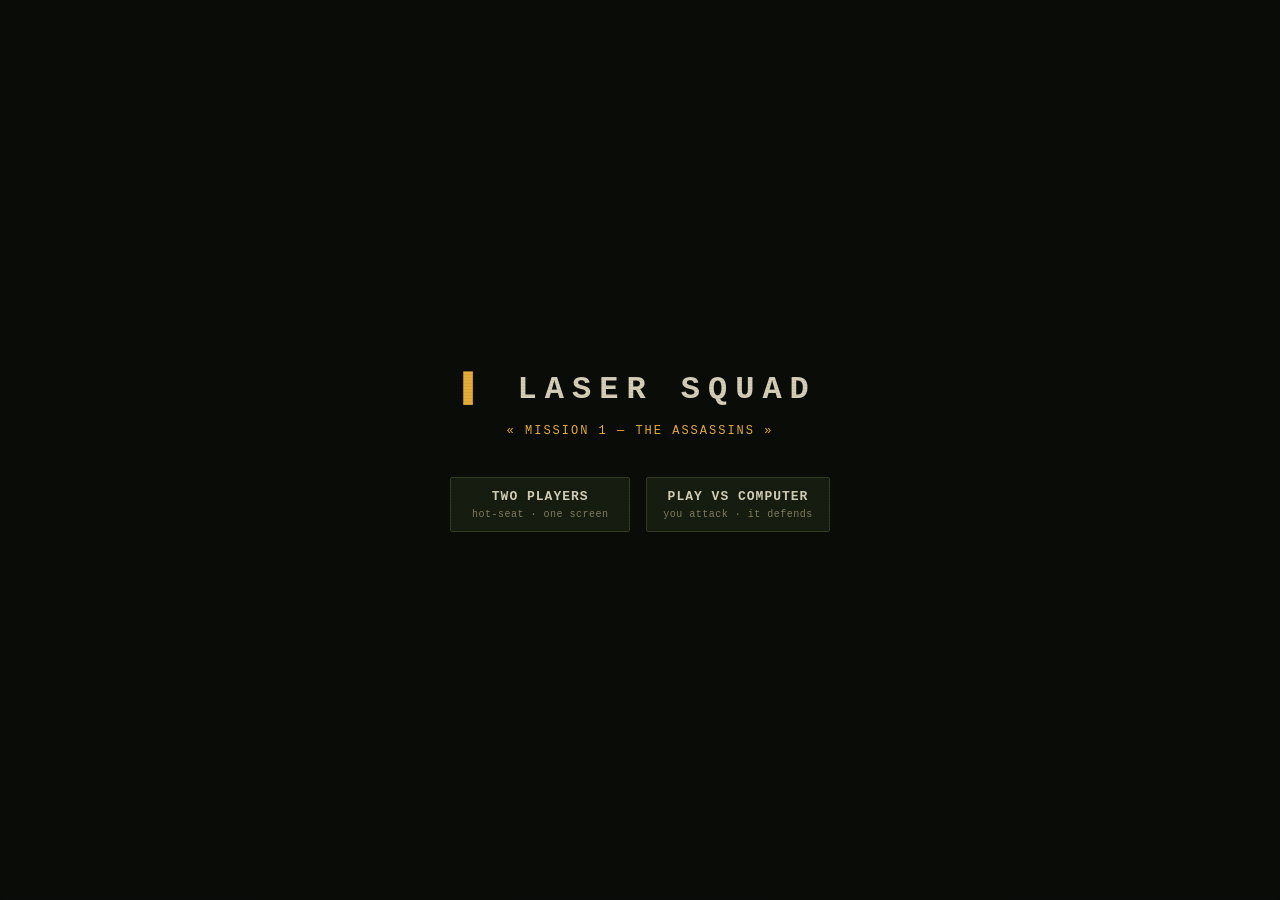
<file: index.html>
<!DOCTYPE html>
<html lang="en">
<head>
  <meta charset="UTF-8">
  <meta name="viewport" content="width=device-width, initial-scale=1.0">
  <title>Laser Squad</title>
  <link rel="stylesheet" href="css/style.css?v=dev">
</head>
<body>
  <header class="topbar">
    <div class="brand">LASER&nbsp;SQUAD<span class="sub">turn-based tactics</span></div>
    <nav><button id="howto-btn" class="navlink">How to play</button><button id="watch-ai" class="mutebtn" title="Debug: watch the enemy turn play out with the fog lifted">Watch AI: off</button><button id="mute" class="mutebtn">Sound: off</button><a href="about.html">About</a></nav>
  </header>

  <main class="game">
    <section class="board-wrap">
      <div class="board-frame">
        <svg id="board" xmlns="http://www.w3.org/2000/svg"></svg>
        <div id="feed" class="feed"></div>
        <div id="alert-banner" class="alert-banner" role="status" aria-live="assertive"></div>
        <div id="overlay" class="overlay">
          <div class="win-text blue">—</div>
          <button id="restart" class="btn">Play again</button>
        </div>
        <div id="handoff" class="handoff">
          <div class="handoff-pass">Pass the device to</div>
          <div class="handoff-team blue">BLUE</div>
          <button id="handoff-btn" class="btn">I'm ready ▸</button>
        </div>
        <div id="turn-intro" class="turn-intro">
          <div class="ti-team blue">BLUE</div>
          <div class="ti-sub">Your move</div>
        </div>
        <div id="start-screen" class="startscreen">
          <div class="ss-logo">LASER SQUAD</div>
          <div class="ss-tagline">Mission 1 — The Assassins</div>
          <div class="ss-modes">
            <button id="start-hotseat" class="btn ss-btn">Two players<span>hot-seat · one screen</span></button>
            <button id="start-ai" class="btn ss-btn">Play vs computer<span>you attack · it defends</span></button>
          </div>
        </div>
        <div id="equip" class="equip" style="display:none">
          <div class="equip-head"><span class="equip-title">Equip your squad</span><span class="equip-credits" id="equip-credits"></span></div>
          <div class="equip-rows" id="equip-rows"></div>
          <div class="equip-foot">
            <button id="equip-quick" class="btn">Recommended loadout</button>
            <button id="equip-deploy" class="btn end-turn">Deploy ▸</button>
          </div>
        </div>
      </div>
      <p class="map-name" id="map-name"></p>
    </section>

    <aside class="panel">
      <div class="rosters">
        <div class="roster-block">
          <span class="roster-label blue">BLUE</span>
          <div id="roster-blue" class="roster"></div>
        </div>
        <div class="roster-block">
          <span class="roster-label red">RED</span>
          <div id="roster-red" class="roster"></div>
        </div>
      </div>

      <button id="end-turn" class="btn end-turn">End turn ▸</button>
    </aside>
  </main>

  <div id="howto" class="modal" style="display:none">
    <div class="modal-box">
      <div class="modal-head"><span class="modal-title">How to play</span><button id="howto-close" class="modal-x" aria-label="Close">✕</button></div>
      <div class="modal-body">
        <h4>Controls</h4>
        <ul>
          <li>Click a soldier (on the board or its card) to select it. Reachable tiles light up.</li>
          <li>Click a tile to move (costs action points), or an enemy in a red reticle to fire.</li>
          <li>Click an arrow in the ring around a soldier to turn it on the spot.</li>
          <li>Click a soldier's grenade button, then a tile in range, to lob a grenade — click it again or press <b>Esc</b> to cancel.</li>
          <li>Hover any soldier to see the tiles it can watch. Walls give cover — the hit % drops.</li>
          <li>Leave a soldier facing the right way with spare action points and it fires on enemies who cross its view next turn.</li>
          <li>Doors start closed — open one next to a soldier, then step through. Windows are see-through, but smash them (up close, or by shooting) before you can fire through.</li>
          <li>A grenade cooks — it goes off at the <b>end of the turn</b>, so clear the orange blast zone. A blast blows open breakable (cracked) walls and can leave an impassable crater.</li>
          <li>Drag the battlefield to scroll; arrow keys or WASD also pan.</li>
        </ul>
        <h4>On-screen colours</h4>
        <div class="legend">
          <span><i class="sw mv-armed"></i> move here &amp; still react next turn</span>
          <span><i class="sw mv-spent"></i> move here (spends your action points)</span>
          <span><i class="sw th-enemy"></i> an enemy can watch this tile</span>
          <span><i class="sw th-ally"></i> your soldier's field of view</span>
        </div>
        <h4>Keyboard</h4>
        <p class="kit"><b>1–6</b> select a soldier · <b>F</b> aimed / snap fire · <b>R</b> reload · <b>G</b> aim a grenade · <b>E</b> end turn · <b>Esc</b> cancel / deselect · <b>arrows / WASD</b> pan (or drag the map).</p>
        <h4>Firing</h4>
        <p class="kit">Two ways to shoot: <b>Aimed</b> (costly, accurate) and <b>Snap</b> (cheap, less accurate — and your reaction shot). Toggle with <b>F</b> or the soldier's AIM/SNAP button; the hover shows the hit chance for the mode. Each gun holds a clip — <b>R</b> to reload a spare. Guns: Pistol, Laser Rifle, Heavy Plasma.<br>Grenades: throw 6 AP · blast radius 2.</p>
      </div>
    </div>
  </div>

  <script src="js/config.js?v=dev"></script>
  <script src="js/level.js?v=dev"></script>
  <script src="js/los.js?v=dev"></script>
  <script src="js/sound.js?v=dev"></script>
  <script src="js/game.js?v=dev"></script>
  <script src="js/render.js?v=dev"></script>
  <script src="js/ui.js?v=dev"></script>
  <script src="js/ai.js?v=dev"></script>
  <script src="js/input.js?v=dev"></script>
  <script src="js/main.js?v=dev"></script>
  <script>document.getElementById('map-name').textContent = LS.level.name;</script>
</body>
</html>
</file>
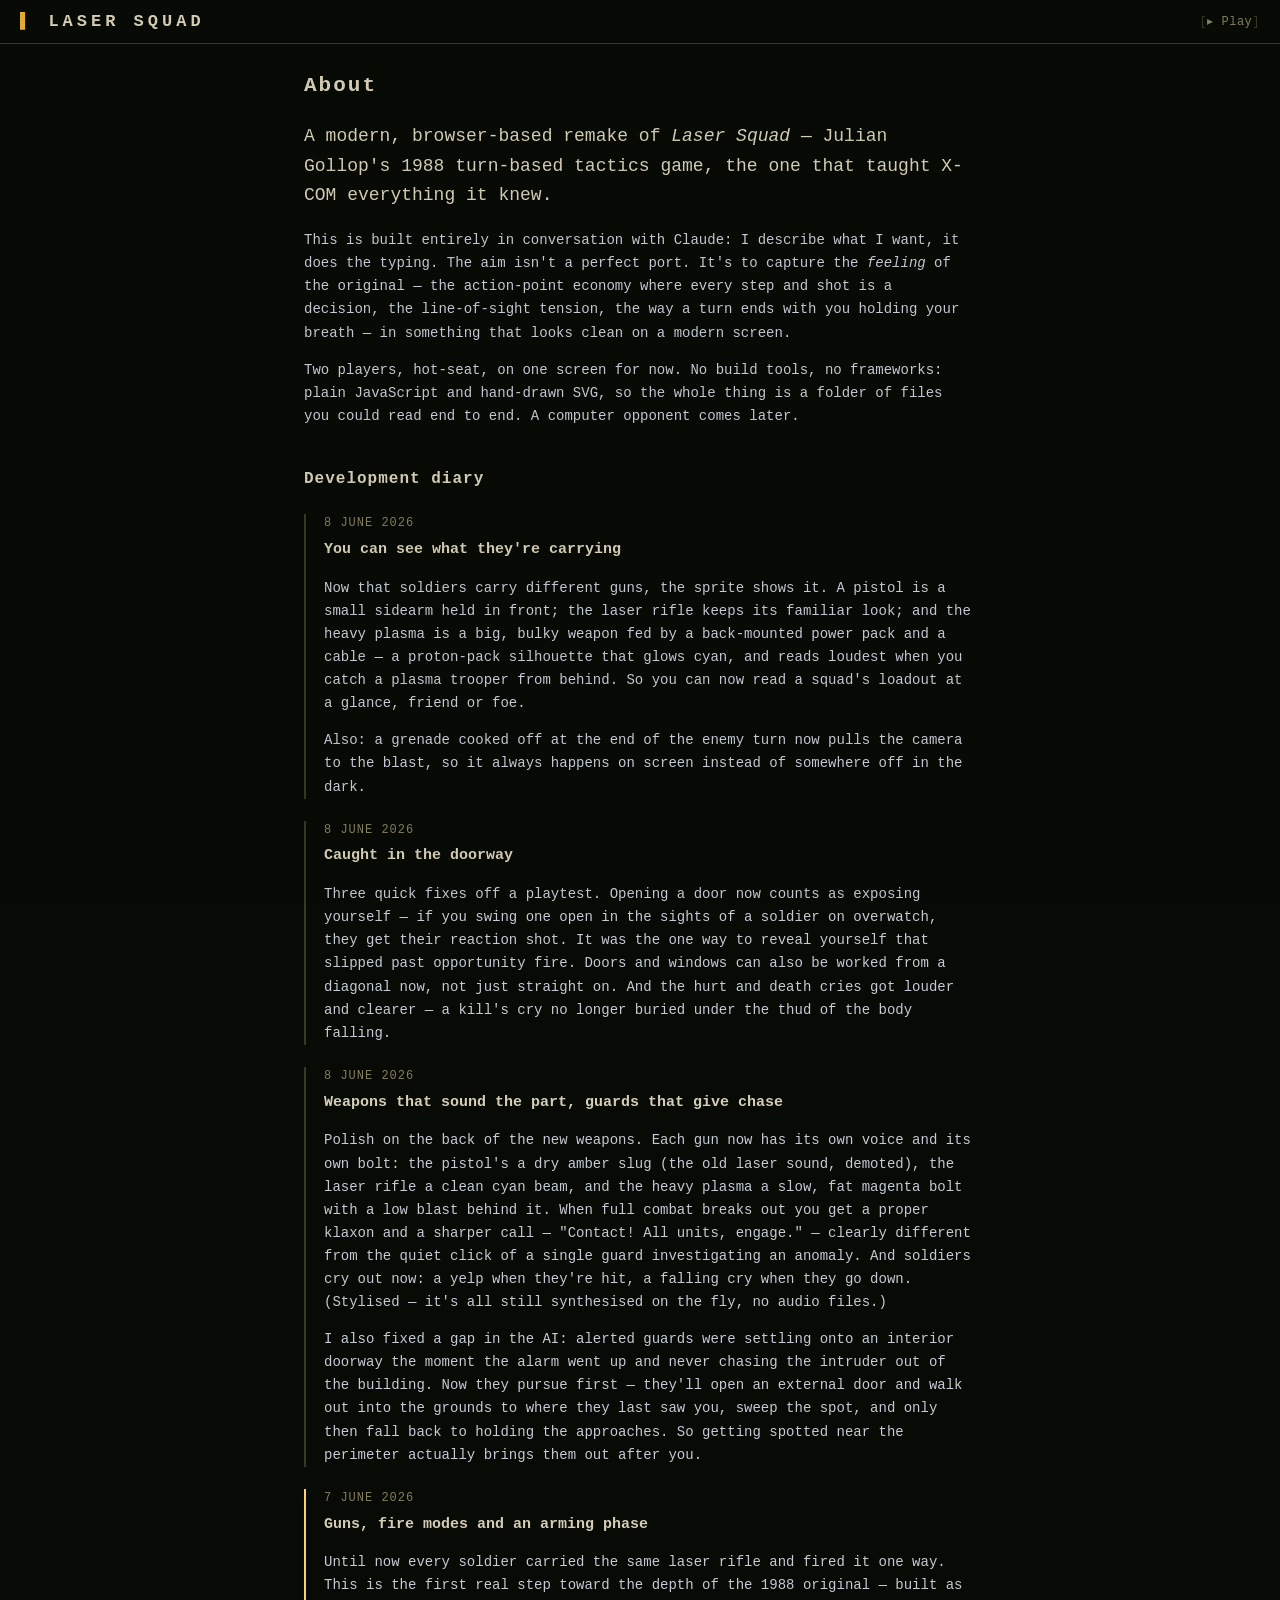
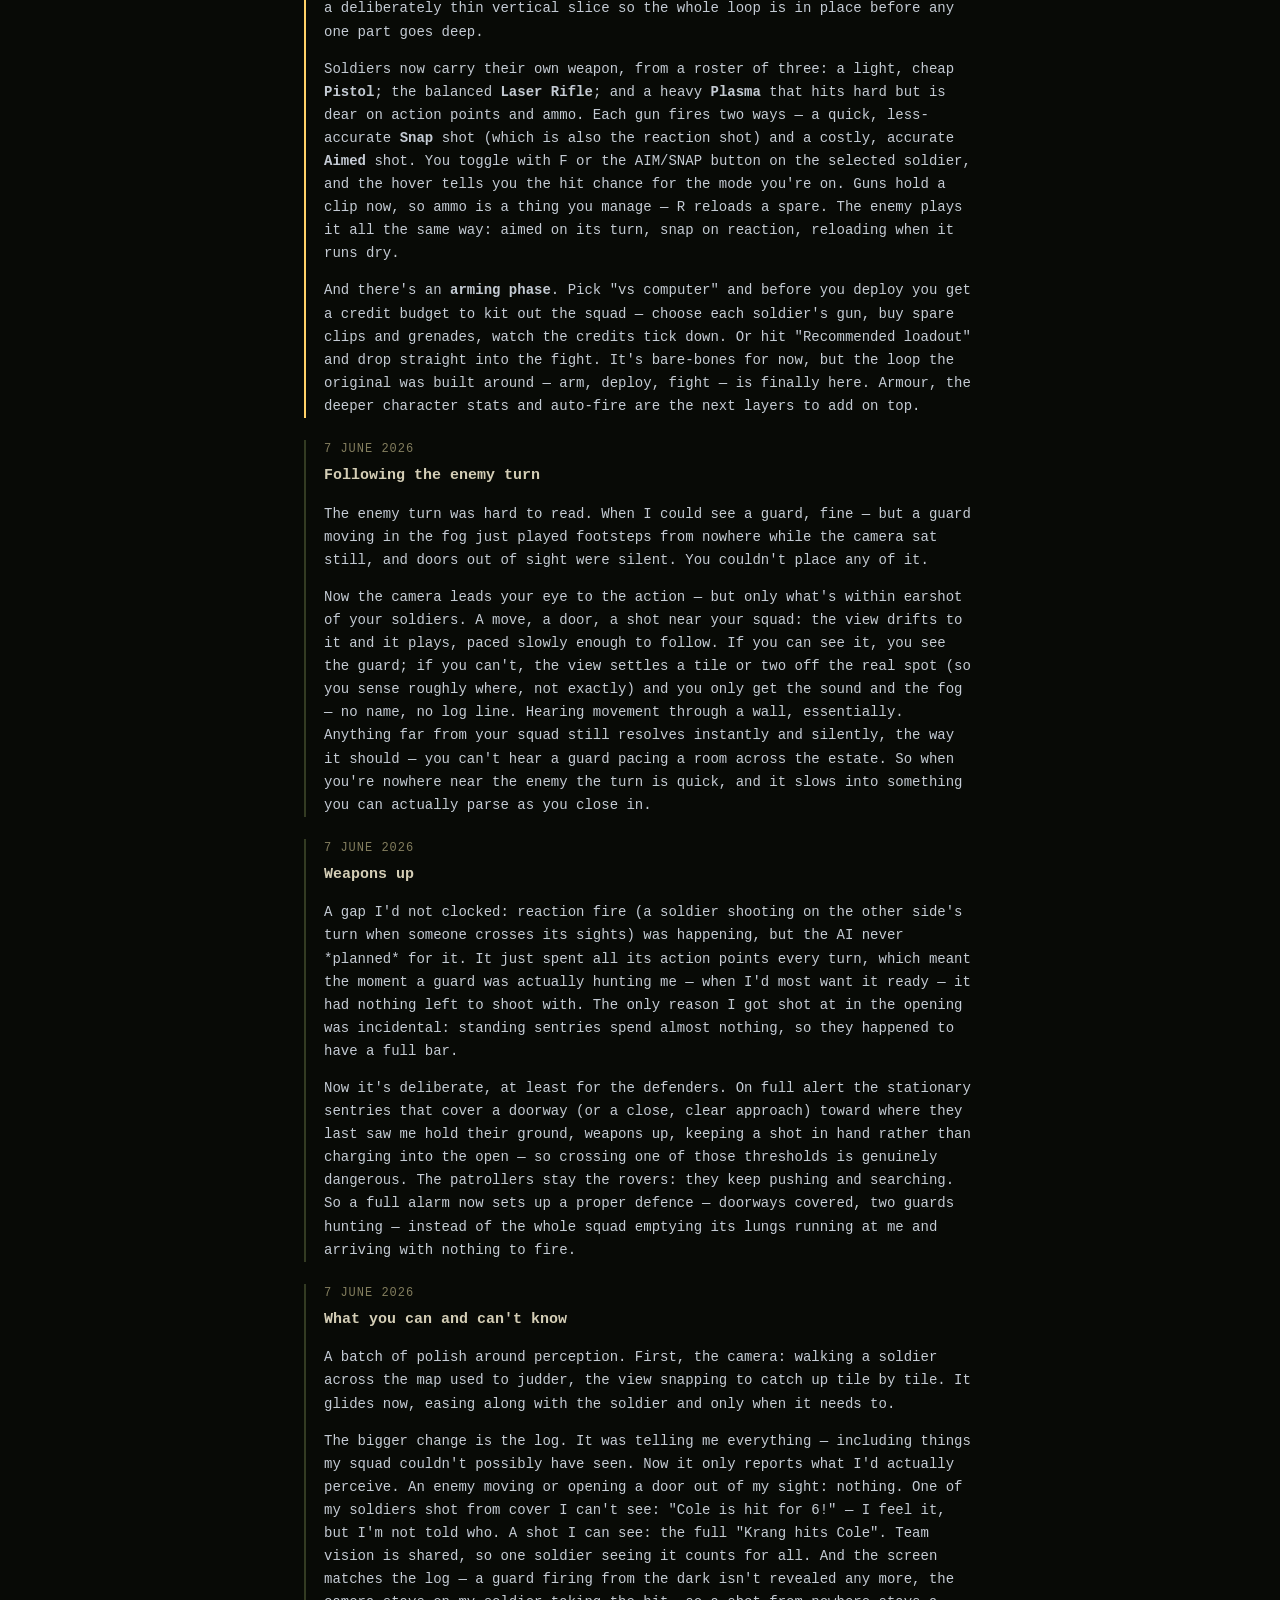
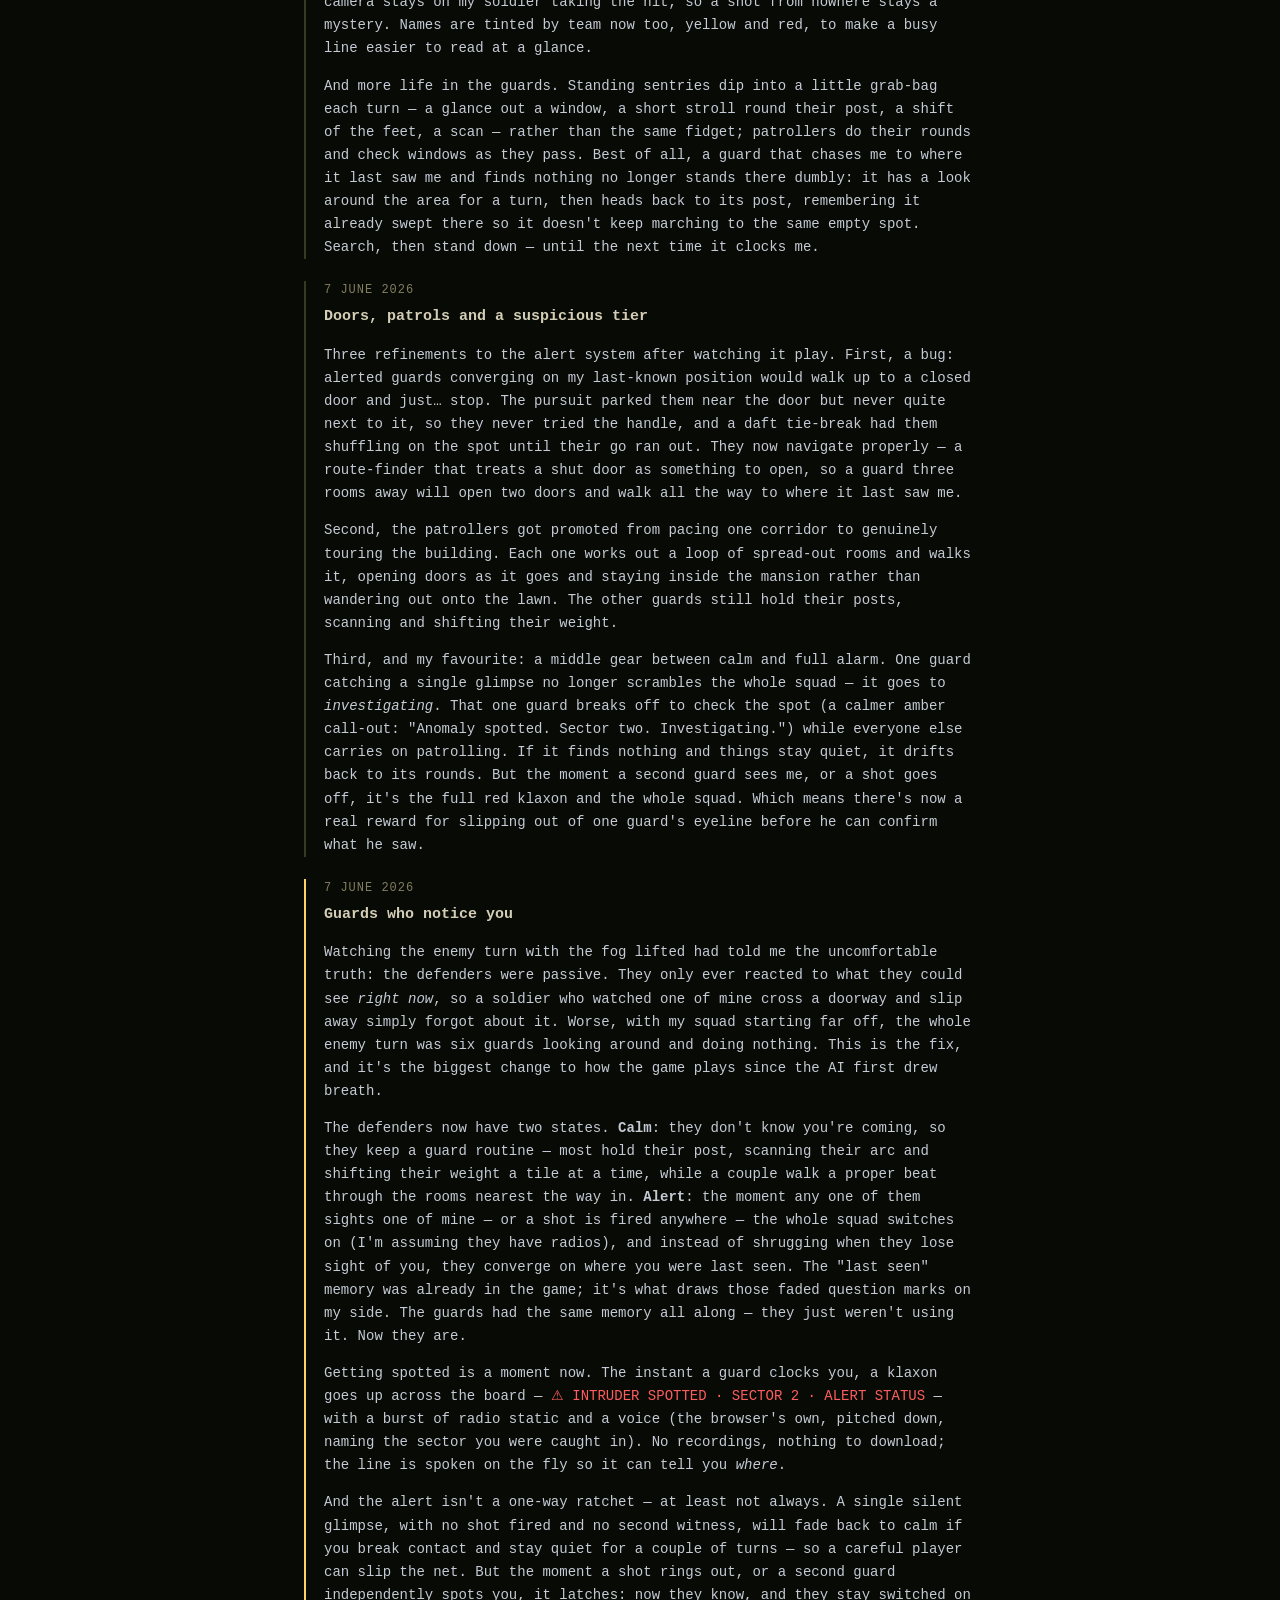
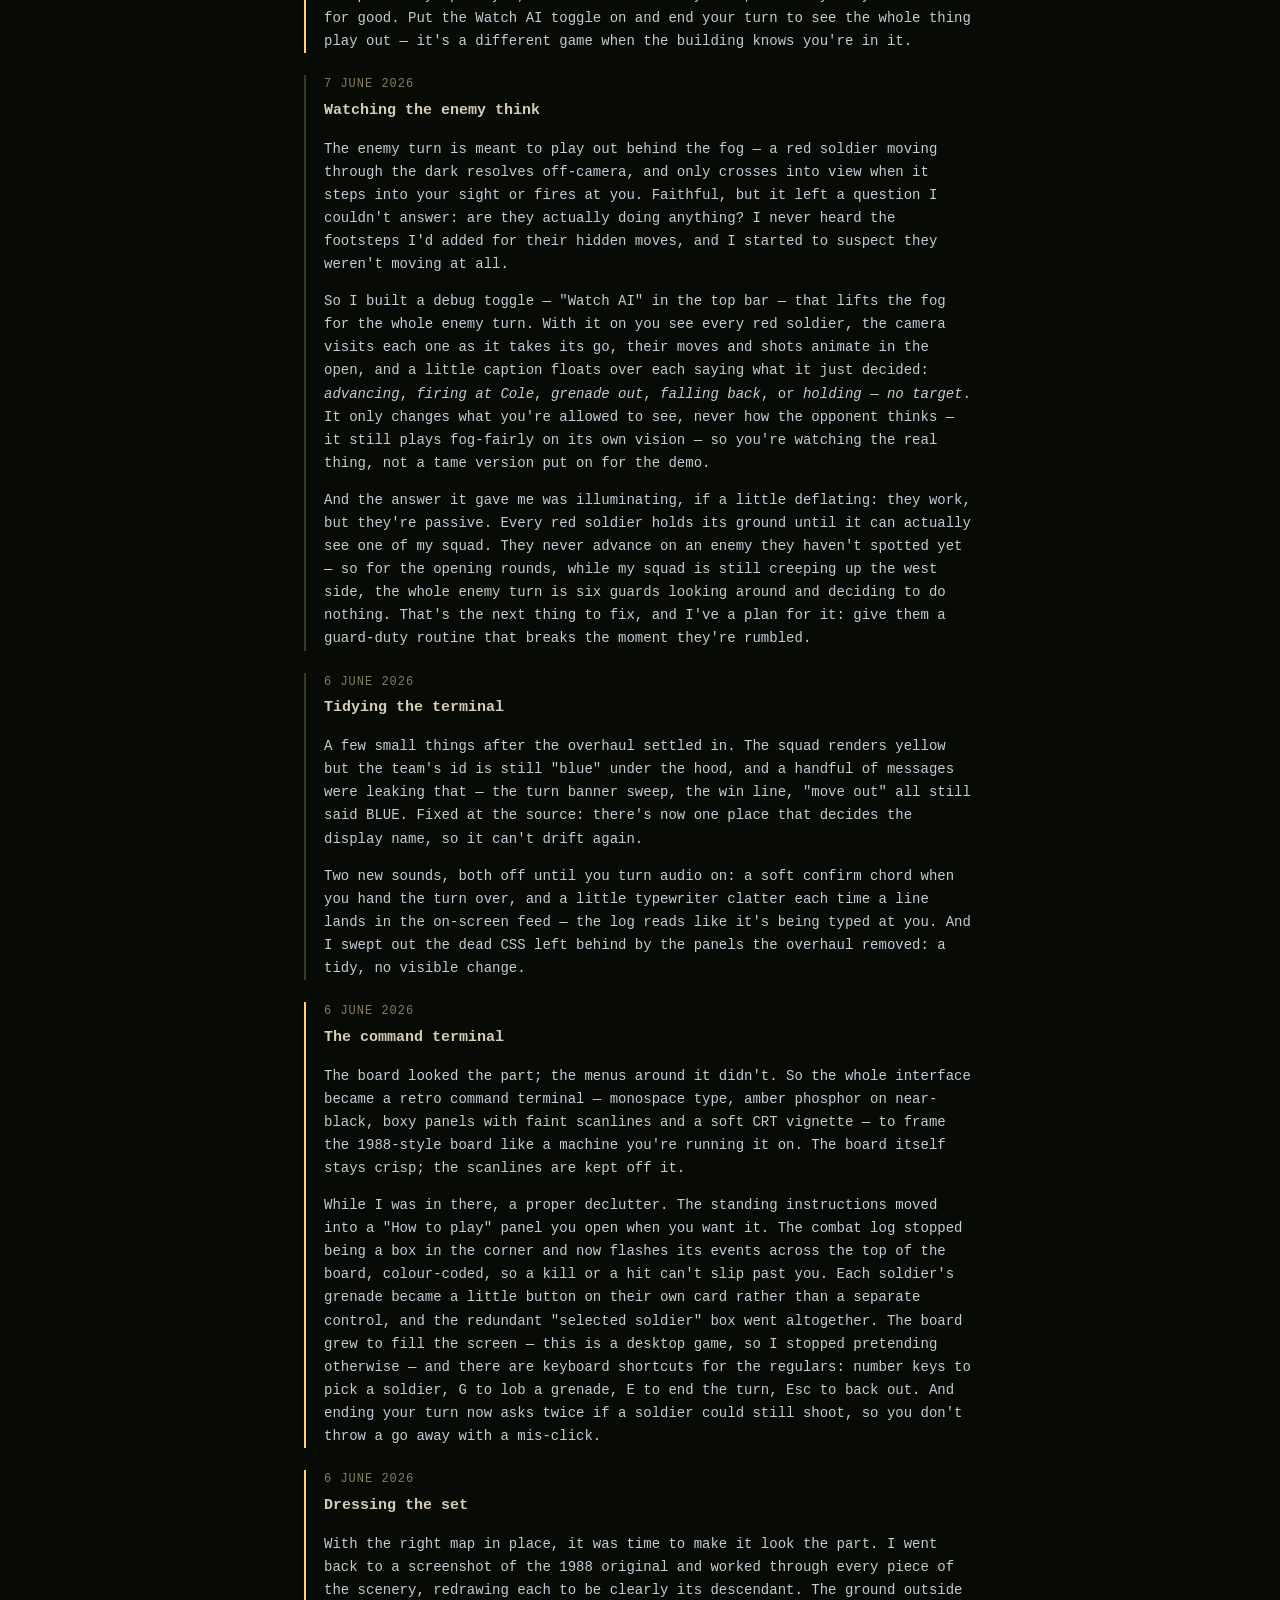
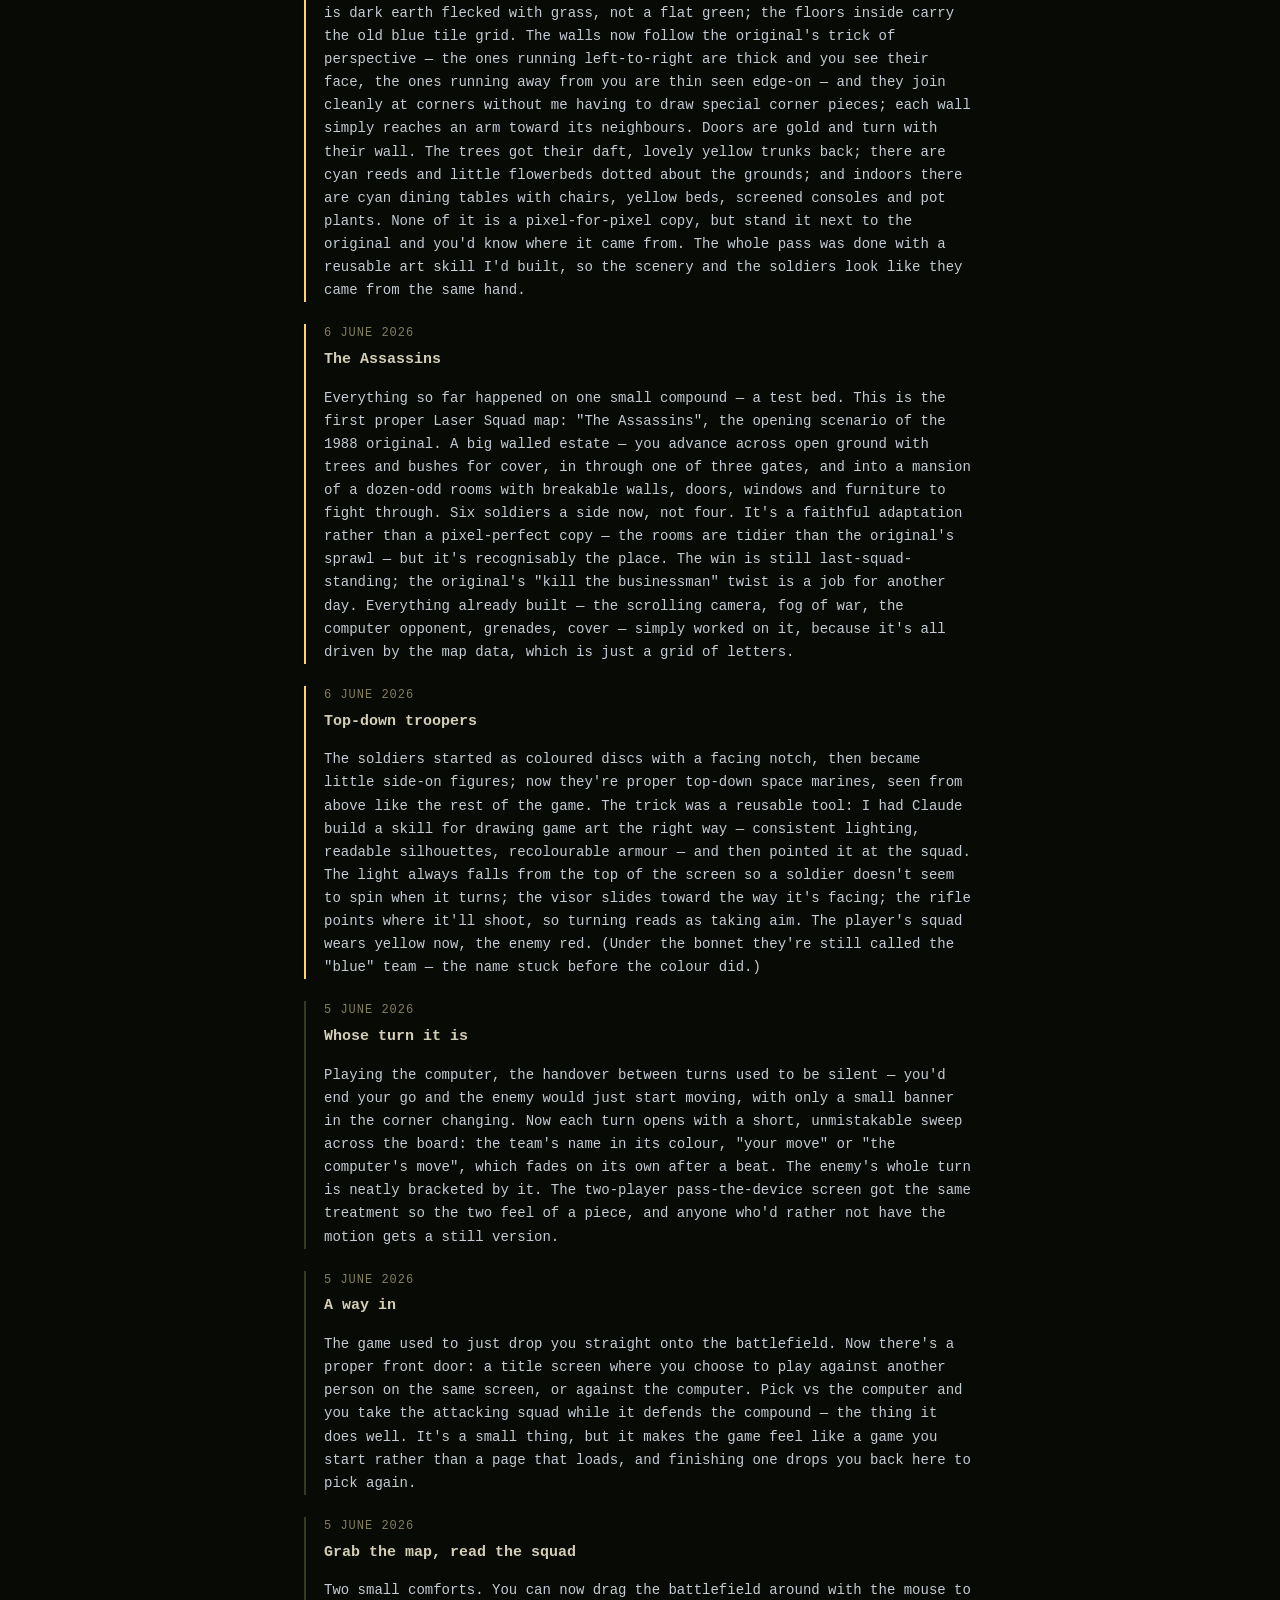
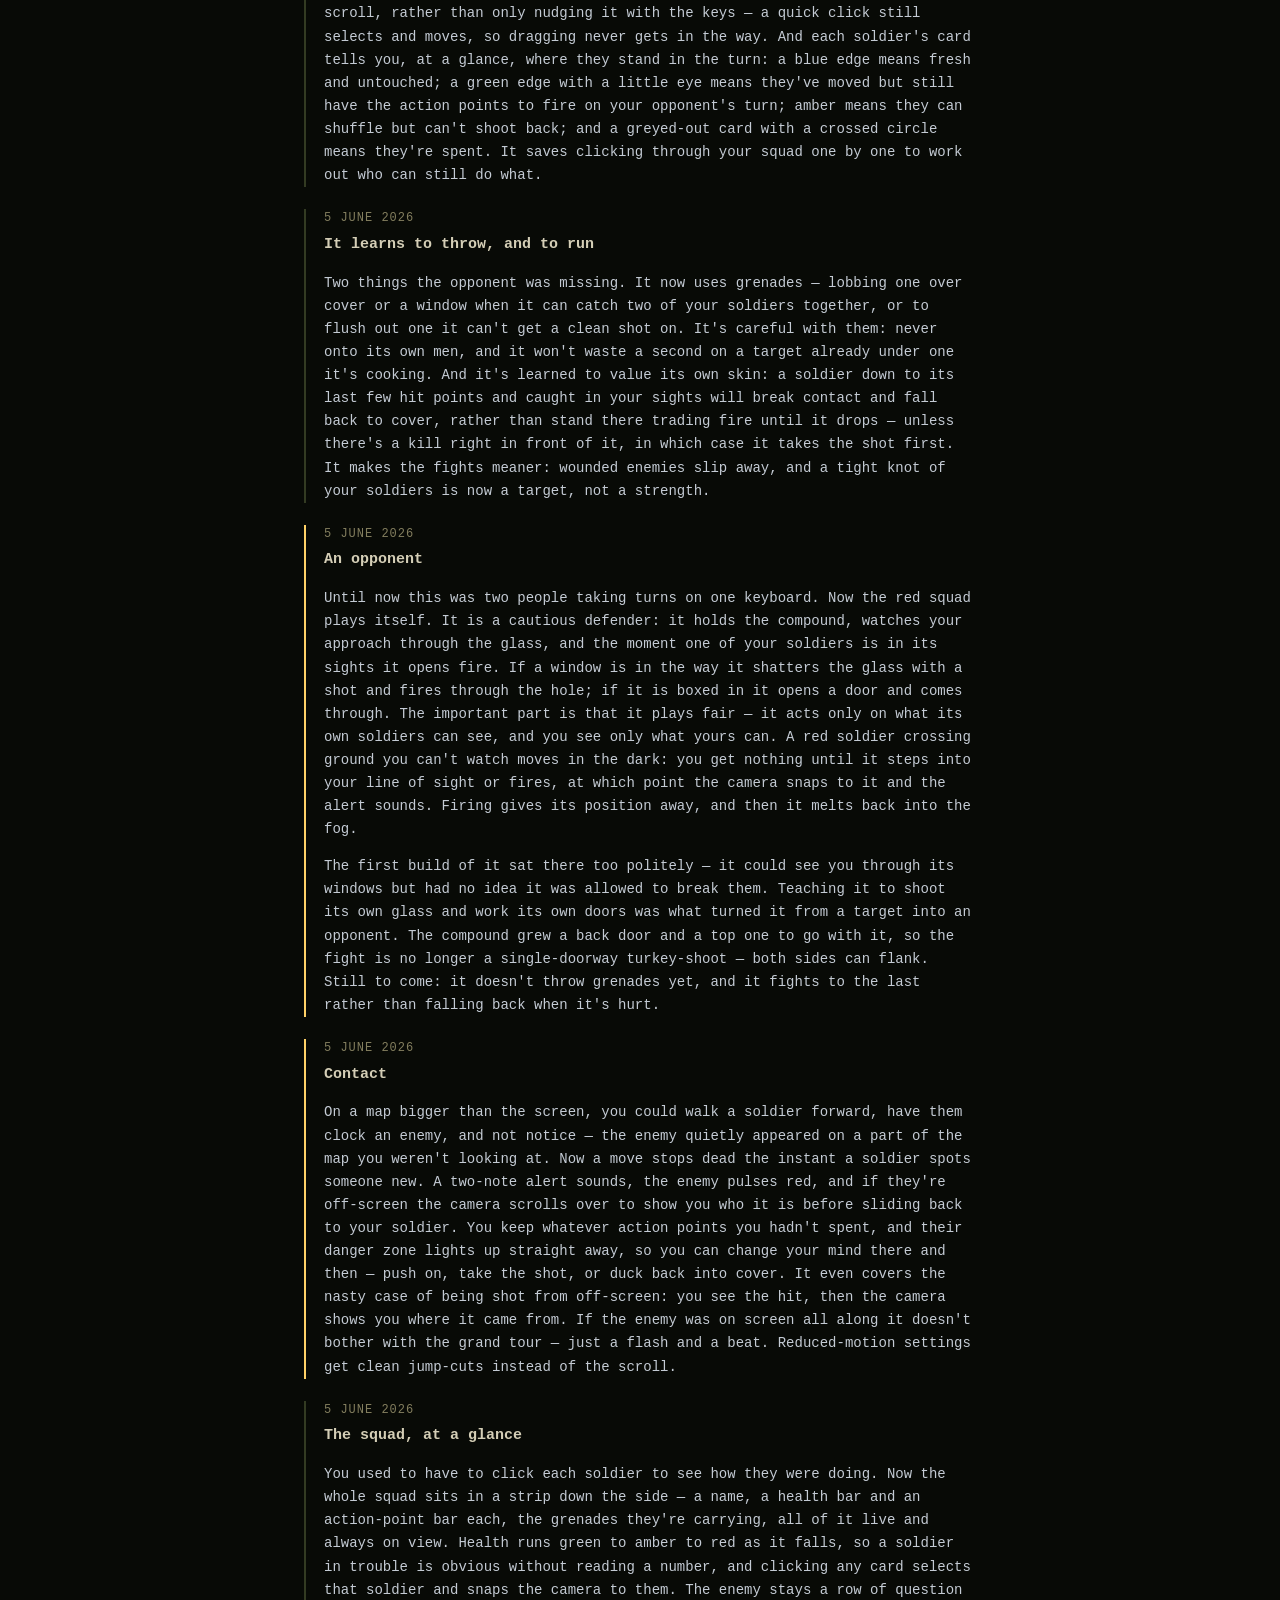
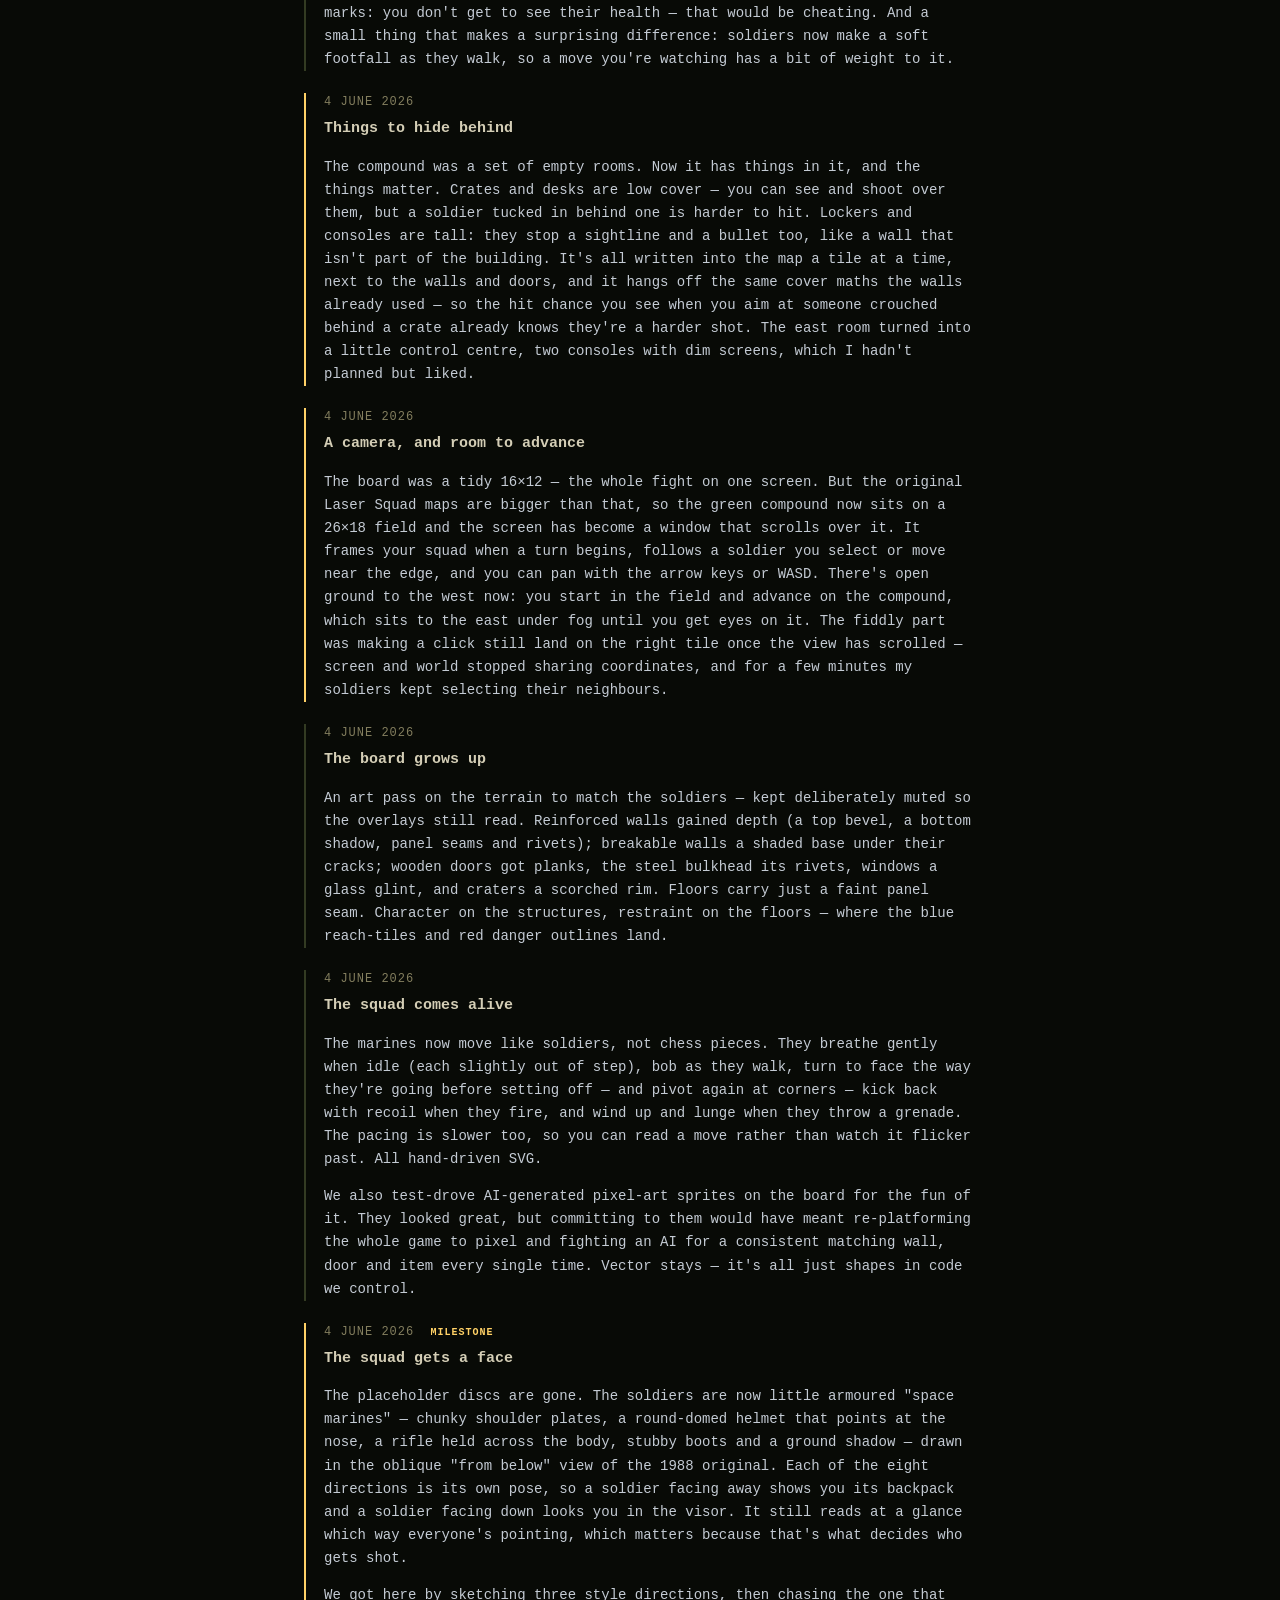
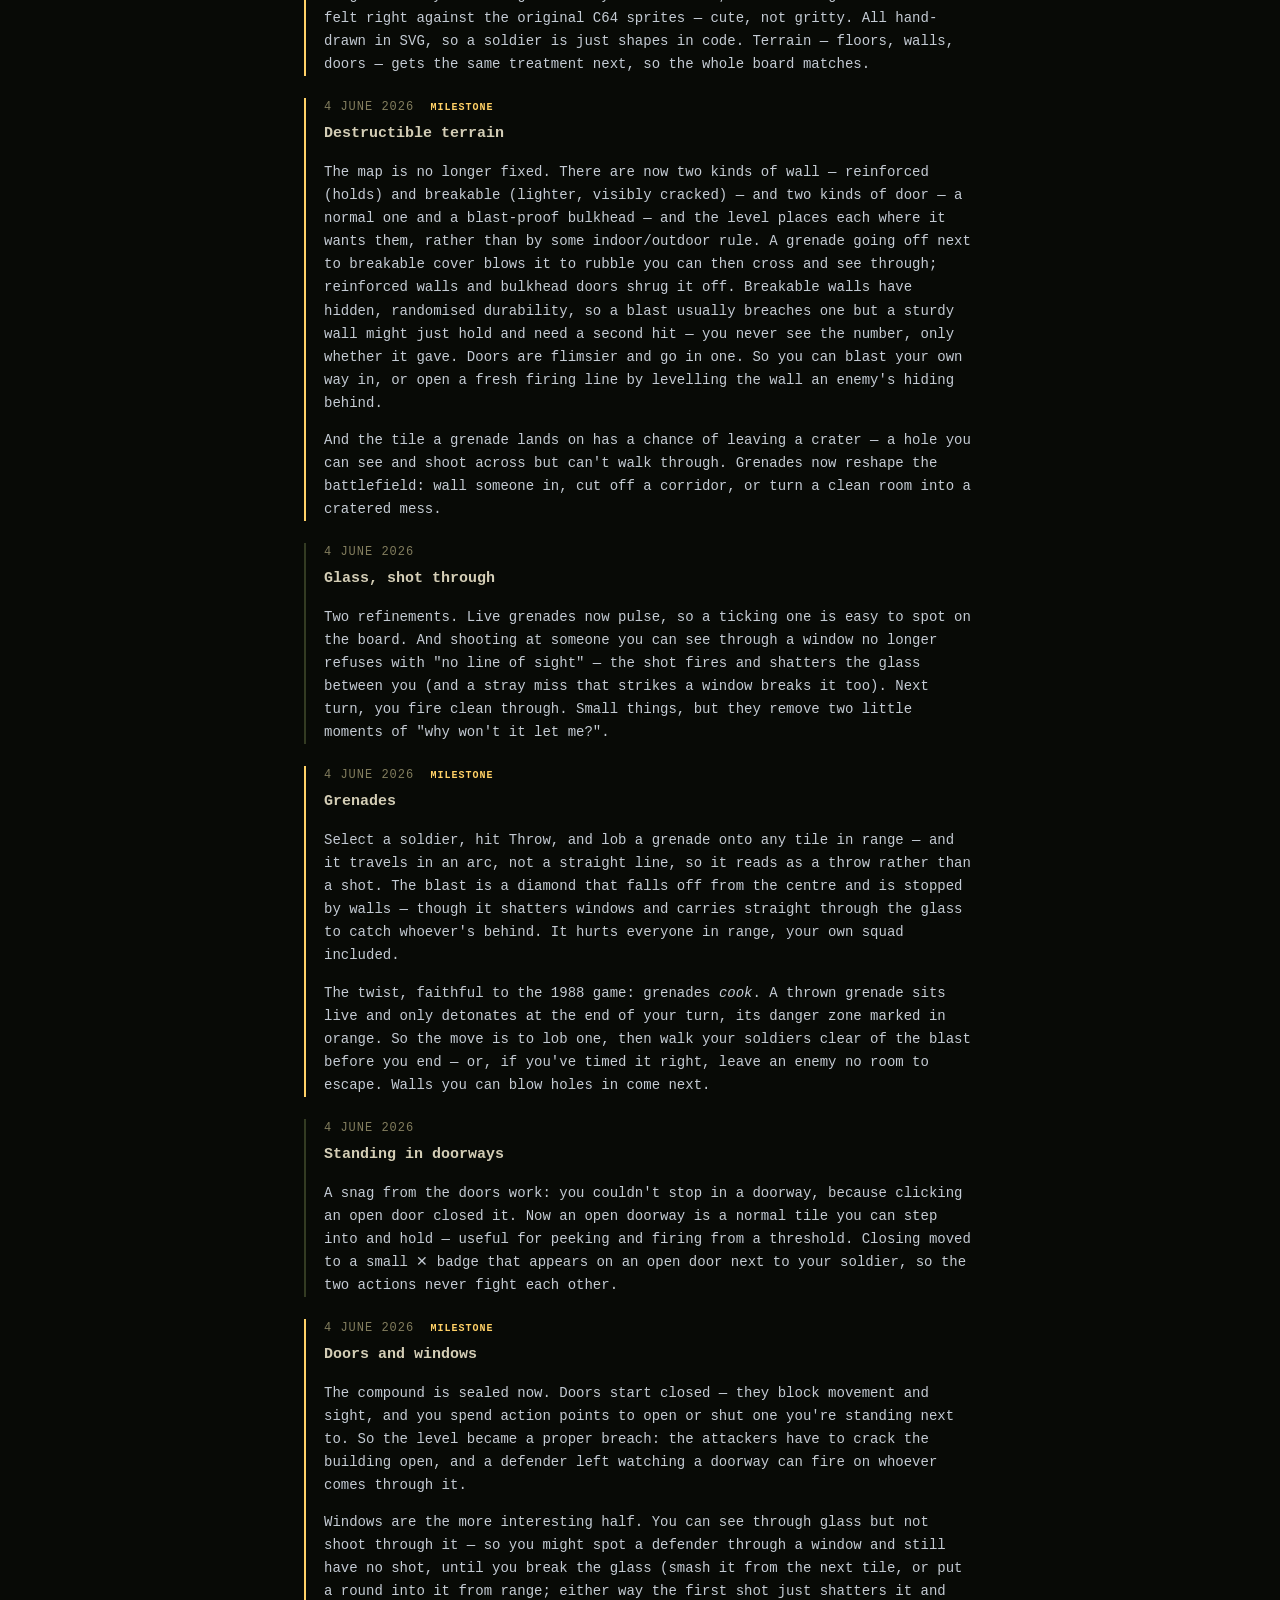
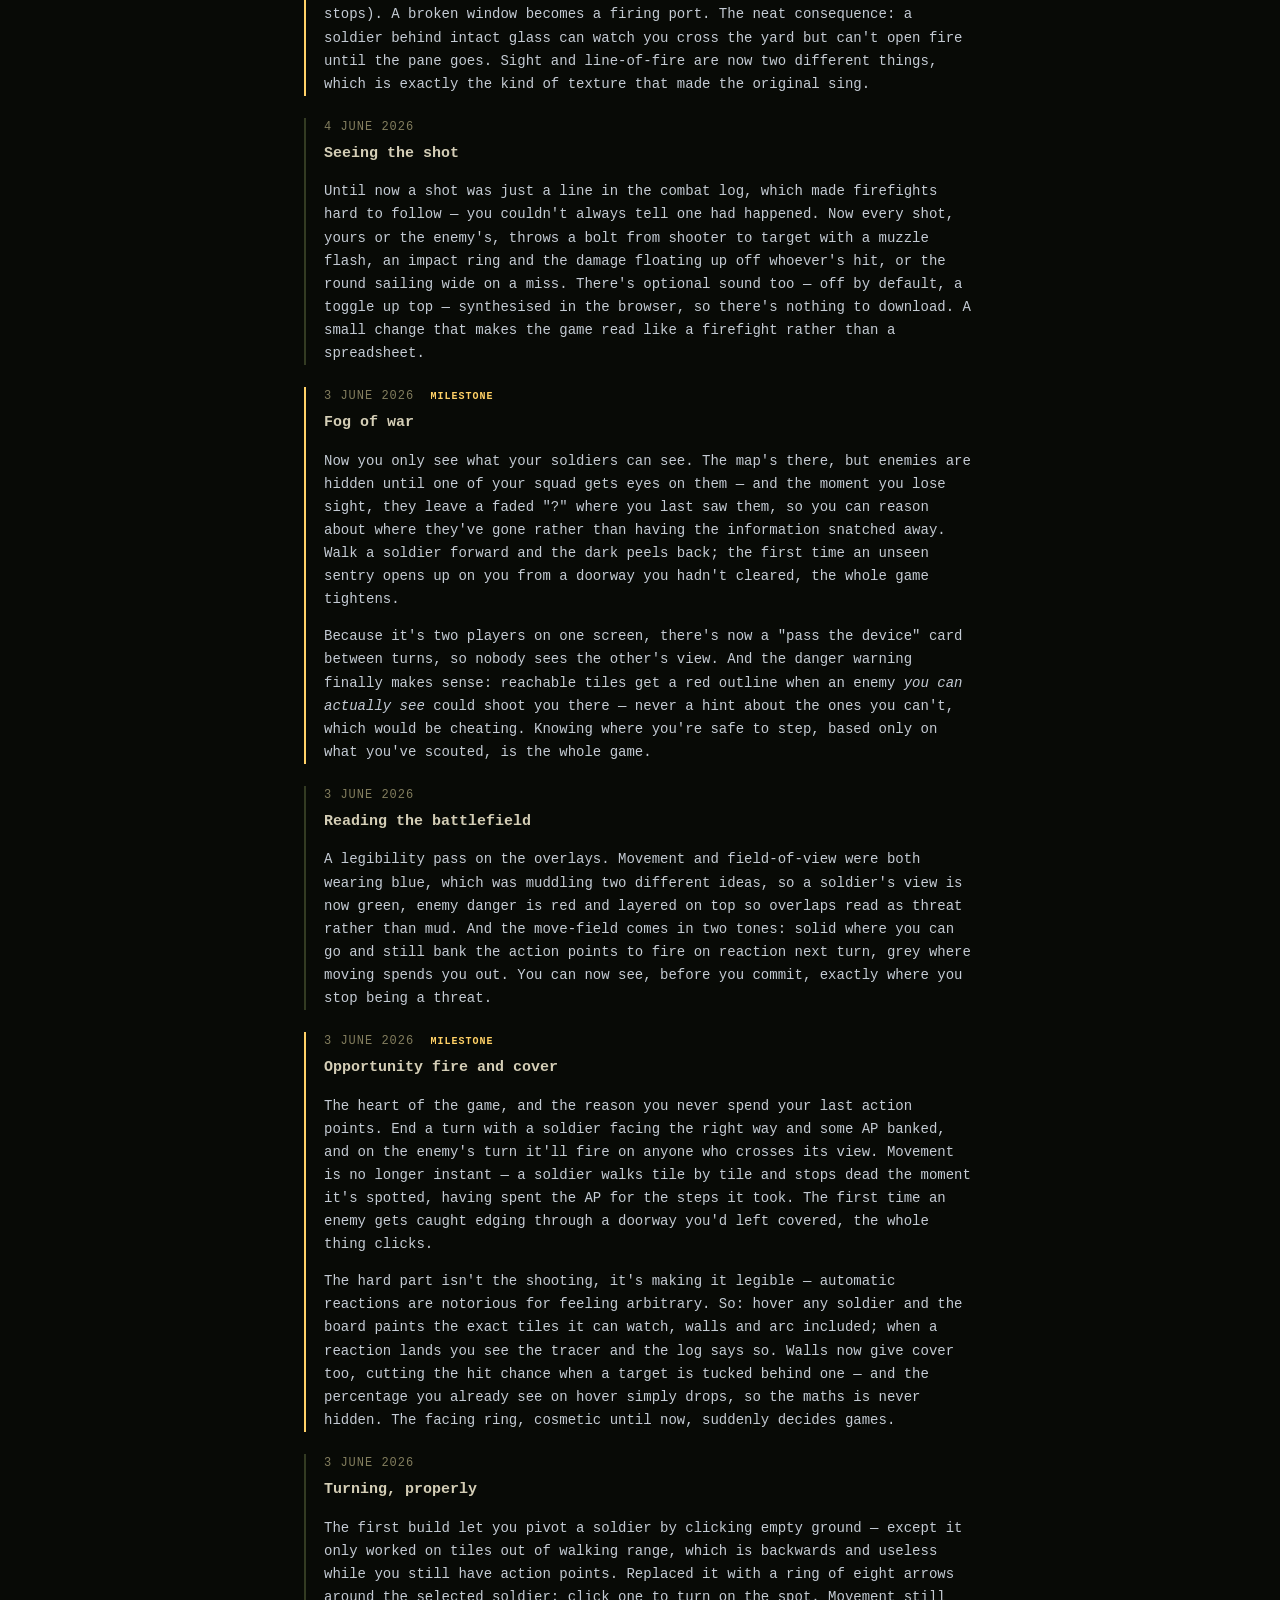
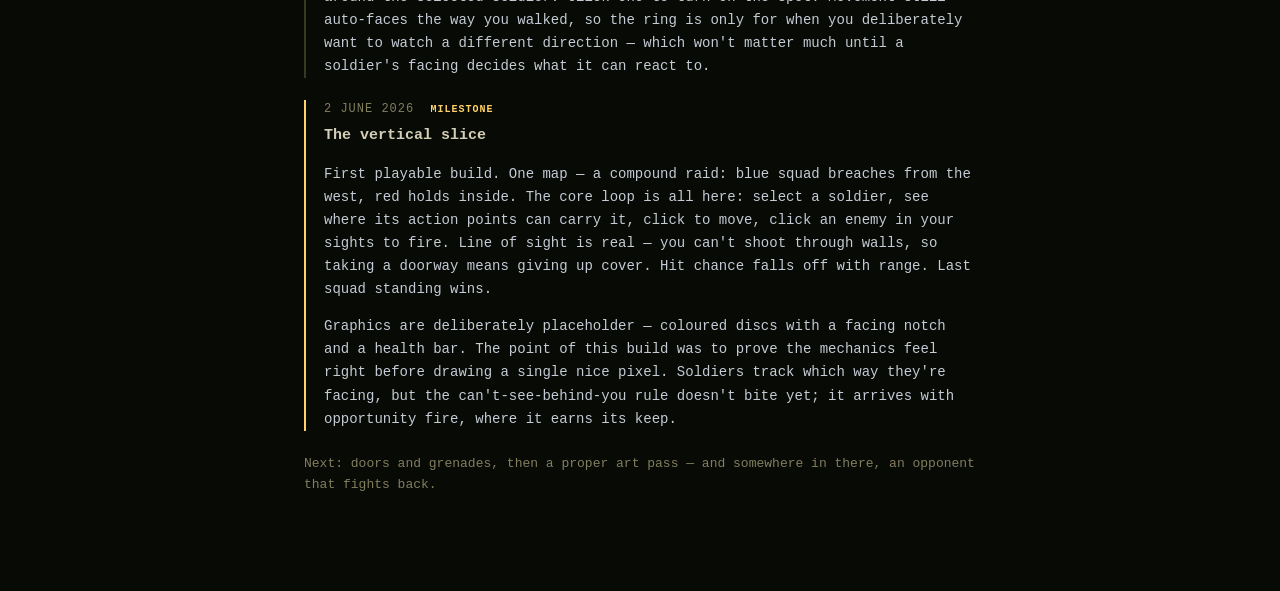
<file: about.html>
<!DOCTYPE html>
<html lang="en">
<head>
  <meta charset="UTF-8">
  <meta name="viewport" content="width=device-width, initial-scale=1.0">
  <title>About — Laser Squad</title>
  <link rel="stylesheet" href="css/style.css?v=dev">
  <style>
    .doc { max-width: 720px; margin: 0 auto; padding: 8px 24px 80px; line-height: 1.65; }
    .doc h1 { letter-spacing: 2px; }
    .doc h2 { margin-top: 38px; font-size: 16px; letter-spacing: 1px; }
    .doc p { color: #c4cbd4; }
    .doc .lede { font-size: 18px; color: var(--ink); }
    .entry { border-left: 2px solid var(--line); padding-left: 18px; margin: 22px 0; }
    .entry.milestone { border-left-color: var(--gold); }
    .entry .date { font-size: 12px; color: var(--muted); letter-spacing: 1px; }
    .entry h3 { margin: 4px 0 8px; font-size: 15px; }
    .tag { font-size: 10px; font-weight: 800; letter-spacing: 1px; color: var(--gold); margin-left: 8px; }
    .back { color: var(--muted); text-decoration: none; font-size: 13px; }
  </style>
</head>
<body>
  <header class="topbar">
    <div class="brand">LASER&nbsp;SQUAD</div>
    <nav><a class="back" href="index.html">▸ Play</a></nav>
  </header>

  <article class="doc">
    <h1>About</h1>
    <p class="lede">A modern, browser-based remake of <em>Laser Squad</em> — Julian Gollop's 1988 turn-based
      tactics game, the one that taught X-COM everything it knew.</p>

    <p>This is built entirely in conversation with Claude: I describe what I want, it does the typing.
      The aim isn't a perfect port. It's to capture the <em>feeling</em> of the original — the action-point
      economy where every step and shot is a decision, the line-of-sight tension, the way a turn ends with
      you holding your breath — in something that looks clean on a modern screen.</p>

    <p>Two players, hot-seat, on one screen for now. No build tools, no frameworks: plain JavaScript and
      hand-drawn SVG, so the whole thing is a folder of files you could read end to end. A computer
      opponent comes later.</p>

    <h2>Development diary</h2>

    <div class="entry">
      <div class="date">8 JUNE 2026</div>
      <h3>You can see what they're carrying</h3>
      <p>Now that soldiers carry different guns, the sprite shows it. A pistol is a small sidearm held in front;
        the laser rifle keeps its familiar look; and the heavy plasma is a big, bulky weapon fed by a back-mounted
        power pack and a cable — a proton-pack silhouette that glows cyan, and reads loudest when you catch a
        plasma trooper from behind. So you can now read a squad's loadout at a glance, friend or foe.</p>
      <p>Also: a grenade cooked off at the end of the enemy turn now pulls the camera to the blast, so it always
        happens on screen instead of somewhere off in the dark.</p>
    </div>

    <div class="entry">
      <div class="date">8 JUNE 2026</div>
      <h3>Caught in the doorway</h3>
      <p>Three quick fixes off a playtest. Opening a door now counts as exposing yourself — if you swing one open
        in the sights of a soldier on overwatch, they get their reaction shot. It was the one way to reveal
        yourself that slipped past opportunity fire. Doors and windows can also be worked from a diagonal now, not
        just straight on. And the hurt and death cries got louder and clearer — a kill's cry no longer buried under
        the thud of the body falling.</p>
    </div>

    <div class="entry">
      <div class="date">8 JUNE 2026</div>
      <h3>Weapons that sound the part, guards that give chase</h3>
      <p>Polish on the back of the new weapons. Each gun now has its own voice and its own bolt: the pistol's a
        dry amber slug (the old laser sound, demoted), the laser rifle a clean cyan beam, and the heavy plasma a
        slow, fat magenta bolt with a low blast behind it. When full combat breaks out you get a proper klaxon and
        a sharper call — "Contact! All units, engage." — clearly different from the quiet click of a single guard
        investigating an anomaly. And soldiers cry out now: a yelp when they're hit, a falling cry when they go
        down. (Stylised — it's all still synthesised on the fly, no audio files.)</p>
      <p>I also fixed a gap in the AI: alerted guards were settling onto an interior doorway the moment the alarm
        went up and never chasing the intruder out of the building. Now they pursue first — they'll open an
        external door and walk out into the grounds to where they last saw you, sweep the spot, and only then fall
        back to holding the approaches. So getting spotted near the perimeter actually brings them out after you.</p>
    </div>

    <div class="entry milestone">
      <div class="date">7 JUNE 2026</div>
      <h3>Guns, fire modes and an arming phase</h3>
      <p>Until now every soldier carried the same laser rifle and fired it one way. This is the first real step
        toward the depth of the 1988 original — built as a deliberately thin vertical slice so the whole loop is
        in place before any one part goes deep.</p>
      <p>Soldiers now carry their own weapon, from a roster of three: a light, cheap <strong>Pistol</strong>; the
        balanced <strong>Laser Rifle</strong>; and a heavy <strong>Plasma</strong> that hits hard but is dear on
        action points and ammo. Each gun fires two ways — a quick, less-accurate <strong>Snap</strong> shot (which
        is also the reaction shot) and a costly, accurate <strong>Aimed</strong> shot. You toggle with <kbd>F</kbd>
        or the AIM/SNAP button on the selected soldier, and the hover tells you the hit chance for the mode you're
        on. Guns hold a clip now, so ammo is a thing you manage — <kbd>R</kbd> reloads a spare. The enemy plays it
        all the same way: aimed on its turn, snap on reaction, reloading when it runs dry.</p>
      <p>And there's an <strong>arming phase</strong>. Pick "vs computer" and before you deploy you get a credit
        budget to kit out the squad — choose each soldier's gun, buy spare clips and grenades, watch the credits
        tick down. Or hit "Recommended loadout" and drop straight into the fight. It's bare-bones for now, but the
        loop the original was built around — arm, deploy, fight — is finally here. Armour, the deeper character
        stats and auto-fire are the next layers to add on top.</p>
    </div>

    <div class="entry">
      <div class="date">7 JUNE 2026</div>
      <h3>Following the enemy turn</h3>
      <p>The enemy turn was hard to read. When I could see a guard, fine — but a guard moving in the fog just
        played footsteps from nowhere while the camera sat still, and doors out of sight were silent. You couldn't
        place any of it.</p>
      <p>Now the camera leads your eye to the action — but only what's within earshot of your soldiers. A move,
        a door, a shot near your squad: the view drifts to it and it plays, paced slowly enough to follow. If you
        can see it, you see the guard; if you can't, the view settles a tile or two off the real spot (so you sense
        roughly where, not exactly) and you only get the sound and the fog — no name, no log line. Hearing movement
        through a wall, essentially. Anything far from your squad still resolves instantly and silently, the way it
        should — you can't hear a guard pacing a room across the estate. So when you're nowhere near the enemy the
        turn is quick, and it slows into something you can actually parse as you close in.</p>
    </div>

    <div class="entry">
      <div class="date">7 JUNE 2026</div>
      <h3>Weapons up</h3>
      <p>A gap I'd not clocked: reaction fire (a soldier shooting on the other side's turn when someone crosses
        its sights) was happening, but the AI never *planned* for it. It just spent all its action points every
        turn, which meant the moment a guard was actually hunting me — when I'd most want it ready — it had nothing
        left to shoot with. The only reason I got shot at in the opening was incidental: standing sentries spend
        almost nothing, so they happened to have a full bar.</p>
      <p>Now it's deliberate, at least for the defenders. On full alert the stationary sentries that cover a
        doorway (or a close, clear approach) toward where they last saw me hold their ground, weapons up, keeping a
        shot in hand rather than charging into the open — so crossing one of those thresholds is genuinely
        dangerous. The patrollers stay the rovers: they keep pushing and searching. So a full alarm now sets up a
        proper defence — doorways covered, two guards hunting — instead of the whole squad emptying its lungs
        running at me and arriving with nothing to fire.</p>
    </div>

    <div class="entry">
      <div class="date">7 JUNE 2026</div>
      <h3>What you can and can't know</h3>
      <p>A batch of polish around perception. First, the camera: walking a soldier across the map used to judder,
        the view snapping to catch up tile by tile. It glides now, easing along with the soldier and only when it
        needs to.</p>
      <p>The bigger change is the log. It was telling me everything — including things my squad couldn't possibly
        have seen. Now it only reports what I'd actually perceive. An enemy moving or opening a door out of my
        sight: nothing. One of my soldiers shot from cover I can't see: "Cole is hit for 6!" — I feel it, but I'm
        not told who. A shot I can see: the full "Krang hits Cole". Team vision is shared, so one soldier seeing
        it counts for all. And the screen matches the log — a guard firing from the dark isn't revealed any more,
        the camera stays on my soldier taking the hit, so a shot from nowhere stays a mystery. Names are tinted by
        team now too, yellow and red, to make a busy line easier to read at a glance.</p>
      <p>And more life in the guards. Standing sentries dip into a little grab-bag each turn — a glance out a
        window, a short stroll round their post, a shift of the feet, a scan — rather than the same fidget;
        patrollers do their rounds and check windows as they pass. Best of all, a guard that chases me to where it
        last saw me and finds nothing no longer stands there dumbly: it has a look around the area for a turn, then
        heads back to its post, remembering it already swept there so it doesn't keep marching to the same empty
        spot. Search, then stand down — until the next time it clocks me.</p>
    </div>

    <div class="entry">
      <div class="date">7 JUNE 2026</div>
      <h3>Doors, patrols and a suspicious tier</h3>
      <p>Three refinements to the alert system after watching it play. First, a bug: alerted guards
        converging on my last-known position would walk up to a closed door and just… stop. The pursuit parked
        them near the door but never quite next to it, so they never tried the handle, and a daft tie-break had
        them shuffling on the spot until their go ran out. They now navigate properly — a route-finder that treats
        a shut door as something to open, so a guard three rooms away will open two doors and walk all the way to
        where it last saw me.</p>
      <p>Second, the patrollers got promoted from pacing one corridor to genuinely touring the building. Each one
        works out a loop of spread-out rooms and walks it, opening doors as it goes and staying inside the mansion
        rather than wandering out onto the lawn. The other guards still hold their posts, scanning and shifting
        their weight.</p>
      <p>Third, and my favourite: a middle gear between calm and full alarm. One guard catching a single glimpse no
        longer scrambles the whole squad — it goes to <em>investigating</em>. That one guard breaks off to check
        the spot (a calmer amber call-out: "Anomaly spotted. Sector two. Investigating.") while everyone else
        carries on patrolling. If it finds nothing and things stay quiet, it drifts back to its rounds. But the
        moment a second guard sees me, or a shot goes off, it's the full red klaxon and the whole squad. Which
        means there's now a real reward for slipping out of one guard's eyeline before he can confirm what he saw.</p>
    </div>

    <div class="entry milestone">
      <div class="date">7 JUNE 2026</div>
      <h3>Guards who notice you</h3>
      <p>Watching the enemy turn with the fog lifted had told me the uncomfortable truth: the defenders were
        passive. They only ever reacted to what they could see <em>right now</em>, so a soldier who watched one of
        mine cross a doorway and slip away simply forgot about it. Worse, with my squad starting far off, the whole
        enemy turn was six guards looking around and doing nothing. This is the fix, and it's the biggest change to
        how the game plays since the AI first drew breath.</p>
      <p>The defenders now have two states. <strong>Calm</strong>: they don't know you're coming, so they keep a
        guard routine — most hold their post, scanning their arc and shifting their weight a tile at a time, while a
        couple walk a proper beat through the rooms nearest the way in. <strong>Alert</strong>: the moment any one
        of them sights one of mine — or a shot is fired anywhere — the whole squad switches on (I'm assuming they
        have radios), and instead of shrugging when they lose sight of you, they converge on where you were last
        seen. The "last seen" memory was already in the game; it's what draws those faded question marks on my side.
        The guards had the same memory all along — they just weren't using it. Now they are.</p>
      <p>Getting spotted is a moment now. The instant a guard clocks you, a klaxon goes up across the board —
        <span style="color:#ff5d5d">⚠ INTRUDER SPOTTED · SECTOR 2 · ALERT STATUS</span> — with a burst of radio
        static and a voice (the browser's own, pitched down, naming the sector you were caught in). No recordings,
        nothing to download; the line is spoken on the fly so it can tell you <em>where</em>.</p>
      <p>And the alert isn't a one-way ratchet — at least not always. A single silent glimpse, with no shot fired
        and no second witness, will fade back to calm if you break contact and stay quiet for a couple of turns —
        so a careful player can slip the net. But the moment a shot rings out, or a second guard independently spots
        you, it latches: now they know, and they stay switched on for good. Put the Watch AI toggle on and end your
        turn to see the whole thing play out — it's a different game when the building knows you're in it.</p>
    </div>

    <div class="entry">
      <div class="date">7 JUNE 2026</div>
      <h3>Watching the enemy think</h3>
      <p>The enemy turn is meant to play out behind the fog — a red soldier moving through the dark resolves
        off-camera, and only crosses into view when it steps into your sight or fires at you. Faithful, but it
        left a question I couldn't answer: are they actually doing anything? I never heard the footsteps I'd added
        for their hidden moves, and I started to suspect they weren't moving at all.</p>
      <p>So I built a debug toggle — "Watch AI" in the top bar — that lifts the fog for the whole enemy turn. With
        it on you see every red soldier, the camera visits each one as it takes its go, their moves and shots
        animate in the open, and a little caption floats over each saying what it just decided: <em>advancing</em>,
        <em>firing at Cole</em>, <em>grenade out</em>, <em>falling back</em>, or <em>holding — no target</em>. It
        only changes what you're allowed to see, never how the opponent thinks — it still plays fog-fairly on its
        own vision — so you're watching the real thing, not a tame version put on for the demo.</p>
      <p>And the answer it gave me was illuminating, if a little deflating: they work, but they're passive. Every
        red soldier holds its ground until it can actually see one of my squad. They never advance on an enemy they
        haven't spotted yet — so for the opening rounds, while my squad is still creeping up the west side, the
        whole enemy turn is six guards looking around and deciding to do nothing. That's the next thing to fix,
        and I've a plan for it: give them a guard-duty routine that breaks the moment they're rumbled.</p>
    </div>

    <div class="entry">
      <div class="date">6 JUNE 2026</div>
      <h3>Tidying the terminal</h3>
      <p>A few small things after the overhaul settled in. The squad renders yellow but the team's id is still
        "blue" under the hood, and a handful of messages were leaking that — the turn banner sweep, the win line,
        "move out" all still said BLUE. Fixed at the source: there's now one place that decides the display name,
        so it can't drift again.</p>
      <p>Two new sounds, both off until you turn audio on: a soft confirm chord when you hand the turn over, and
        a little typewriter clatter each time a line lands in the on-screen feed — the log reads like it's being
        typed at you. And I swept out the dead CSS left behind by the panels the overhaul removed: a tidy, no
        visible change.</p>
    </div>

    <div class="entry milestone">
      <div class="date">6 JUNE 2026</div>
      <h3>The command terminal</h3>
      <p>The board looked the part; the menus around it didn't. So the whole interface became a retro command
        terminal — monospace type, amber phosphor on near-black, boxy panels with faint scanlines and a soft
        CRT vignette — to frame the 1988-style board like a machine you're running it on. The board itself
        stays crisp; the scanlines are kept off it.</p>
      <p>While I was in there, a proper declutter. The standing instructions moved into a "How to play" panel
        you open when you want it. The combat log stopped being a box in the corner and now flashes its events
        across the top of the board, colour-coded, so a kill or a hit can't slip past you. Each soldier's
        grenade became a little button on their own card rather than a separate control, and the redundant
        "selected soldier" box went altogether. The board grew to fill the screen — this is a desktop game, so
        I stopped pretending otherwise — and there are keyboard shortcuts for the regulars: number keys to pick
        a soldier, G to lob a grenade, E to end the turn, Esc to back out. And ending your turn now asks twice
        if a soldier could still shoot, so you don't throw a go away with a mis-click.</p>
    </div>

    <div class="entry milestone">
      <div class="date">6 JUNE 2026</div>
      <h3>Dressing the set</h3>
      <p>With the right map in place, it was time to make it look the part. I went back to a screenshot of
        the 1988 original and worked through every piece of the scenery, redrawing each to be clearly its
        descendant. The ground outside is dark earth flecked with grass, not a flat green; the floors inside
        carry the old blue tile grid. The walls now follow the original's trick of perspective — the ones
        running left-to-right are thick and you see their face, the ones running away from you are thin
        seen edge-on — and they join cleanly at corners without me having to draw special corner pieces;
        each wall simply reaches an arm toward its neighbours. Doors are gold and turn with their wall. The
        trees got their daft, lovely yellow trunks back; there are cyan reeds and little flowerbeds dotted
        about the grounds; and indoors there are cyan dining tables with chairs, yellow beds, screened
        consoles and pot plants. None of it is a pixel-for-pixel copy, but stand it next to the original and
        you'd know where it came from. The whole pass was done with a reusable art skill I'd built, so the
        scenery and the soldiers look like they came from the same hand.</p>
    </div>

    <div class="entry milestone">
      <div class="date">6 JUNE 2026</div>
      <h3>The Assassins</h3>
      <p>Everything so far happened on one small compound — a test bed. This is the first proper Laser Squad
        map: "The Assassins", the opening scenario of the 1988 original. A big walled estate — you advance
        across open ground with trees and bushes for cover, in through one of three gates, and into a mansion
        of a dozen-odd rooms with breakable walls, doors, windows and furniture to fight through. Six soldiers
        a side now, not four. It's a faithful adaptation rather than a pixel-perfect copy — the rooms are
        tidier than the original's sprawl — but it's recognisably the place. The win is still last-squad-standing;
        the original's "kill the businessman" twist is a job for another day. Everything already built — the
        scrolling camera, fog of war, the computer opponent, grenades, cover — simply worked on it, because
        it's all driven by the map data, which is just a grid of letters.</p>
    </div>

    <div class="entry milestone">
      <div class="date">6 JUNE 2026</div>
      <h3>Top-down troopers</h3>
      <p>The soldiers started as coloured discs with a facing notch, then became little side-on figures; now
        they're proper top-down space marines, seen from above like the rest of the game. The trick was a
        reusable tool: I had Claude build a skill for drawing game art the right way — consistent lighting,
        readable silhouettes, recolourable armour — and then pointed it at the squad. The light always falls
        from the top of the screen so a soldier doesn't seem to spin when it turns; the visor slides toward
        the way it's facing; the rifle points where it'll shoot, so turning reads as taking aim. The player's
        squad wears yellow now, the enemy red. (Under the bonnet they're still called the "blue" team — the
        name stuck before the colour did.)</p>
    </div>

    <div class="entry">
      <div class="date">5 JUNE 2026</div>
      <h3>Whose turn it is</h3>
      <p>Playing the computer, the handover between turns used to be silent — you'd end your go and the
        enemy would just start moving, with only a small banner in the corner changing. Now each turn opens
        with a short, unmistakable sweep across the board: the team's name in its colour, "your move" or
        "the computer's move", which fades on its own after a beat. The enemy's whole turn is neatly
        bracketed by it. The two-player pass-the-device screen got the same treatment so the two feel of a
        piece, and anyone who'd rather not have the motion gets a still version.</p>
    </div>

    <div class="entry">
      <div class="date">5 JUNE 2026</div>
      <h3>A way in</h3>
      <p>The game used to just drop you straight onto the battlefield. Now there's a proper front door: a
        title screen where you choose to play against another person on the same screen, or against the
        computer. Pick vs the computer and you take the attacking squad while it defends the compound — the
        thing it does well. It's a small thing, but it makes the game feel like a game you start rather than
        a page that loads, and finishing one drops you back here to pick again.</p>
    </div>

    <div class="entry">
      <div class="date">5 JUNE 2026</div>
      <h3>Grab the map, read the squad</h3>
      <p>Two small comforts. You can now drag the battlefield around with the mouse to scroll, rather than
        only nudging it with the keys — a quick click still selects and moves, so dragging never gets in the
        way. And each soldier's card tells you, at a glance, where they stand in the turn: a blue edge means
        fresh and untouched; a green edge with a little eye means they've moved but still have the action
        points to fire on your opponent's turn; amber means they can shuffle but can't shoot back; and a
        greyed-out card with a crossed circle means they're spent. It saves clicking through your squad one
        by one to work out who can still do what.</p>
    </div>

    <div class="entry">
      <div class="date">5 JUNE 2026</div>
      <h3>It learns to throw, and to run</h3>
      <p>Two things the opponent was missing. It now uses grenades — lobbing one over cover or a window
        when it can catch two of your soldiers together, or to flush out one it can't get a clean shot on.
        It's careful with them: never onto its own men, and it won't waste a second on a target already
        under one it's cooking. And it's learned to value its own skin: a soldier down to its last few hit
        points and caught in your sights will break contact and fall back to cover, rather than stand there
        trading fire until it drops — unless there's a kill right in front of it, in which case it takes the
        shot first. It makes the fights meaner: wounded enemies slip away, and a tight knot of your soldiers
        is now a target, not a strength.</p>
    </div>

    <div class="entry milestone">
      <div class="date">5 JUNE 2026</div>
      <h3>An opponent</h3>
      <p>Until now this was two people taking turns on one keyboard. Now the red squad plays itself. It is a
        cautious defender: it holds the compound, watches your approach through the glass, and the moment
        one of your soldiers is in its sights it opens fire. If a window is in the way it shatters the glass
        with a shot and fires through the hole; if it is boxed in it opens a door and comes through. The
        important part is that it plays fair — it acts only on what its own soldiers can see, and you see
        only what yours can. A red soldier crossing ground you can't watch moves in the dark: you get nothing
        until it steps into your line of sight or fires, at which point the camera snaps to it and the alert
        sounds. Firing gives its position away, and then it melts back into the fog.</p>
      <p>The first build of it sat there too politely — it could see you through its windows but had no idea
        it was allowed to break them. Teaching it to shoot its own glass and work its own doors was what
        turned it from a target into an opponent. The compound grew a back door and a top one to go with it,
        so the fight is no longer a single-doorway turkey-shoot — both sides can flank. Still to come: it
        doesn't throw grenades yet, and it fights to the last rather than falling back when it's hurt.</p>
    </div>

    <div class="entry milestone">
      <div class="date">5 JUNE 2026</div>
      <h3>Contact</h3>
      <p>On a map bigger than the screen, you could walk a soldier forward, have them clock an enemy, and
        not notice — the enemy quietly appeared on a part of the map you weren't looking at. Now a move
        stops dead the instant a soldier spots someone new. A two-note alert sounds, the enemy pulses red,
        and if they're off-screen the camera scrolls over to show you who it is before sliding back to your
        soldier. You keep whatever action points you hadn't spent, and their danger zone lights up straight
        away, so you can change your mind there and then — push on, take the shot, or duck back into cover.
        It even covers the nasty case of being shot from off-screen: you see the hit, then the camera shows
        you where it came from. If the enemy was on screen all along it doesn't bother with the grand tour —
        just a flash and a beat. Reduced-motion settings get clean jump-cuts instead of the scroll.</p>
    </div>

    <div class="entry">
      <div class="date">5 JUNE 2026</div>
      <h3>The squad, at a glance</h3>
      <p>You used to have to click each soldier to see how they were doing. Now the whole squad sits in a
        strip down the side — a name, a health bar and an action-point bar each, the grenades they're
        carrying, all of it live and always on view. Health runs green to amber to red as it falls, so a
        soldier in trouble is obvious without reading a number, and clicking any card selects that soldier
        and snaps the camera to them. The enemy stays a row of question marks: you don't get to see their
        health — that would be cheating. And a small thing that makes a surprising difference: soldiers now
        make a soft footfall as they walk, so a move you're watching has a bit of weight to it.</p>
    </div>

    <div class="entry milestone">
      <div class="date">4 JUNE 2026</div>
      <h3>Things to hide behind</h3>
      <p>The compound was a set of empty rooms. Now it has things in it, and the things matter. Crates and
        desks are low cover — you can see and shoot over them, but a soldier tucked in behind one is harder
        to hit. Lockers and consoles are tall: they stop a sightline and a bullet too, like a wall that
        isn't part of the building. It's all written into the map a tile at a time, next to the walls and
        doors, and it hangs off the same cover maths the walls already used — so the hit chance you see when
        you aim at someone crouched behind a crate already knows they're a harder shot. The east room turned
        into a little control centre, two consoles with dim screens, which I hadn't planned but liked.</p>
    </div>

    <div class="entry milestone">
      <div class="date">4 JUNE 2026</div>
      <h3>A camera, and room to advance</h3>
      <p>The board was a tidy 16×12 — the whole fight on one screen. But the original Laser Squad maps are
        bigger than that, so the green compound now sits on a 26×18 field and the screen has become a window
        that scrolls over it. It frames your squad when a turn begins, follows a soldier you select or move
        near the edge, and you can pan with the arrow keys or WASD. There's open ground to the west now: you
        start in the field and advance on the compound, which sits to the east under fog until you get eyes
        on it. The fiddly part was making a click still land on the right tile once the view has scrolled —
        screen and world stopped sharing coordinates, and for a few minutes my soldiers kept selecting their
        neighbours.</p>
    </div>

    <div class="entry">
      <div class="date">4 JUNE 2026</div>
      <h3>The board grows up</h3>
      <p>An art pass on the terrain to match the soldiers — kept deliberately muted so the overlays still
        read. Reinforced walls gained depth (a top bevel, a bottom shadow, panel seams and rivets); breakable
        walls a shaded base under their cracks; wooden doors got planks, the steel bulkhead its rivets,
        windows a glass glint, and craters a scorched rim. Floors carry just a faint panel seam. Character on
        the structures, restraint on the floors — where the blue reach-tiles and red danger outlines land.</p>
    </div>

    <div class="entry">
      <div class="date">4 JUNE 2026</div>
      <h3>The squad comes alive</h3>
      <p>The marines now move like soldiers, not chess pieces. They breathe gently when idle (each slightly
        out of step), bob as they walk, turn to face the way they're going before setting off — and pivot
        again at corners — kick back with recoil when they fire, and wind up and lunge when they throw a
        grenade. The pacing is slower too, so you can read a move rather than watch it flicker past. All
        hand-driven SVG.</p>
      <p>We also test-drove AI-generated pixel-art sprites on the board for the fun of it. They looked great,
        but committing to them would have meant re-platforming the whole game to pixel and fighting an AI
        for a consistent matching wall, door and item every single time. Vector stays — it's all just shapes
        in code we control.</p>
    </div>

    <div class="entry milestone">
      <div class="date">4 JUNE 2026 <span class="tag">MILESTONE</span></div>
      <h3>The squad gets a face</h3>
      <p>The placeholder discs are gone. The soldiers are now little armoured "space marines" — chunky
        shoulder plates, a round-domed helmet that points at the nose, a rifle held across the body, stubby
        boots and a ground shadow — drawn in the oblique "from below" view of the 1988 original. Each of the
        eight directions is its own pose, so a soldier facing away shows you its backpack and a soldier
        facing down looks you in the visor. It still reads at a glance which way everyone's pointing, which
        matters because that's what decides who gets shot.</p>
      <p>We got here by sketching three style directions, then chasing the one that felt right against the
        original C64 sprites — cute, not gritty. All hand-drawn in SVG, so a soldier is just shapes in code.
        Terrain — floors, walls, doors — gets the same treatment next, so the whole board matches.</p>
    </div>

    <div class="entry milestone">
      <div class="date">4 JUNE 2026 <span class="tag">MILESTONE</span></div>
      <h3>Destructible terrain</h3>
      <p>The map is no longer fixed. There are now two kinds of wall — reinforced (holds) and breakable
        (lighter, visibly cracked) — and two kinds of door — a normal one and a blast-proof bulkhead — and
        the level places each where it wants them, rather than by some indoor/outdoor rule. A grenade going
        off next to breakable cover blows it to rubble you can then cross and see through; reinforced walls
        and bulkhead doors shrug it off. Breakable walls have hidden, randomised durability, so a blast
        usually breaches one but a sturdy wall might just hold and need a second hit — you never see the
        number, only whether it gave. Doors are flimsier and go in one. So you can blast your own way in, or
        open a fresh firing line by levelling the wall an enemy's hiding behind.</p>
      <p>And the tile a grenade lands on has a chance of leaving a crater — a hole you can see and shoot
        across but can't walk through. Grenades now reshape the battlefield: wall someone in, cut off a
        corridor, or turn a clean room into a cratered mess.</p>
    </div>

    <div class="entry">
      <div class="date">4 JUNE 2026</div>
      <h3>Glass, shot through</h3>
      <p>Two refinements. Live grenades now pulse, so a ticking one is easy to spot on the board. And
        shooting at someone you can see through a window no longer refuses with "no line of sight" — the shot
        fires and shatters the glass between you (and a stray miss that strikes a window breaks it too). Next
        turn, you fire clean through. Small things, but they remove two little moments of "why won't it let
        me?".</p>
    </div>

    <div class="entry milestone">
      <div class="date">4 JUNE 2026 <span class="tag">MILESTONE</span></div>
      <h3>Grenades</h3>
      <p>Select a soldier, hit Throw, and lob a grenade onto any tile in range — and it travels in an arc,
        not a straight line, so it reads as a throw rather than a shot. The blast is a diamond that falls off
        from the centre and is stopped by walls — though it shatters windows and carries straight through the
        glass to catch whoever's behind. It hurts everyone in range, your own squad included.</p>
      <p>The twist, faithful to the 1988 game: grenades <em>cook</em>. A thrown grenade sits live and only
        detonates at the end of your turn, its danger zone marked in orange. So the move is to lob one,
        then walk your soldiers clear of the blast before you end — or, if you've timed it right, leave an
        enemy no room to escape. Walls you can blow holes in come next.</p>
    </div>

    <div class="entry">
      <div class="date">4 JUNE 2026</div>
      <h3>Standing in doorways</h3>
      <p>A snag from the doors work: you couldn't stop in a doorway, because clicking an open door closed
        it. Now an open doorway is a normal tile you can step into and hold — useful for peeking and firing
        from a threshold. Closing moved to a small ✕ badge that appears on an open door next to your
        soldier, so the two actions never fight each other.</p>
    </div>

    <div class="entry milestone">
      <div class="date">4 JUNE 2026 <span class="tag">MILESTONE</span></div>
      <h3>Doors and windows</h3>
      <p>The compound is sealed now. Doors start closed — they block movement and sight, and you spend
        action points to open or shut one you're standing next to. So the level became a proper breach:
        the attackers have to crack the building open, and a defender left watching a doorway can fire on
        whoever comes through it.</p>
      <p>Windows are the more interesting half. You can see through glass but not shoot through it — so you
        might spot a defender through a window and still have no shot, until you break the glass (smash it
        from the next tile, or put a round into it from range; either way the first shot just shatters it and
        stops). A broken window becomes a firing port. The neat consequence: a soldier behind intact glass
        can watch you cross the yard but can't open fire until the pane goes. Sight and line-of-fire are now
        two different things, which is exactly the kind of texture that made the original sing.</p>
    </div>

    <div class="entry">
      <div class="date">4 JUNE 2026</div>
      <h3>Seeing the shot</h3>
      <p>Until now a shot was just a line in the combat log, which made firefights hard to follow — you
        couldn't always tell one had happened. Now every shot, yours or the enemy's, throws a bolt from
        shooter to target with a muzzle flash, an impact ring and the damage floating up off whoever's hit,
        or the round sailing wide on a miss. There's optional sound too — off by default, a toggle up top —
        synthesised in the browser, so there's nothing to download. A small change that makes the game read
        like a firefight rather than a spreadsheet.</p>
    </div>

    <div class="entry milestone">
      <div class="date">3 JUNE 2026 <span class="tag">MILESTONE</span></div>
      <h3>Fog of war</h3>
      <p>Now you only see what your soldiers can see. The map's there, but enemies are hidden until one of
        your squad gets eyes on them — and the moment you lose sight, they leave a faded "?" where you last
        saw them, so you can reason about where they've gone rather than having the information snatched away.
        Walk a soldier forward and the dark peels back; the first time an unseen sentry opens up on you from
        a doorway you hadn't cleared, the whole game tightens.</p>
      <p>Because it's two players on one screen, there's now a "pass the device" card between turns, so
        nobody sees the other's view. And the danger warning finally makes sense: reachable tiles get a red
        outline when an enemy <em>you can actually see</em> could shoot you there — never a hint about the
        ones you can't, which would be cheating. Knowing where you're safe to step, based only on what you've
        scouted, is the whole game.</p>
    </div>

    <div class="entry">
      <div class="date">3 JUNE 2026</div>
      <h3>Reading the battlefield</h3>
      <p>A legibility pass on the overlays. Movement and field-of-view were both wearing blue, which was
        muddling two different ideas, so a soldier's view is now green, enemy danger is red and layered on
        top so overlaps read as threat rather than mud. And the move-field comes in two tones: solid where
        you can go and still bank the action points to fire on reaction next turn, grey where moving spends
        you out. You can now see, before you commit, exactly where you stop being a threat.</p>
    </div>

    <div class="entry milestone">
      <div class="date">3 JUNE 2026 <span class="tag">MILESTONE</span></div>
      <h3>Opportunity fire and cover</h3>
      <p>The heart of the game, and the reason you never spend your last action points. End a turn with a
        soldier facing the right way and some AP banked, and on the enemy's turn it'll fire on anyone who
        crosses its view. Movement is no longer instant — a soldier walks tile by tile and stops dead the
        moment it's spotted, having spent the AP for the steps it took. The first time an enemy gets caught
        edging through a doorway you'd left covered, the whole thing clicks.</p>
      <p>The hard part isn't the shooting, it's making it legible — automatic reactions are notorious for
        feeling arbitrary. So: hover any soldier and the board paints the exact tiles it can watch, walls and
        arc included; when a reaction lands you see the tracer and the log says so. Walls now give cover too,
        cutting the hit chance when a target is tucked behind one — and the percentage you already see on
        hover simply drops, so the maths is never hidden. The facing ring, cosmetic until now, suddenly
        decides games.</p>
    </div>

    <div class="entry">
      <div class="date">3 JUNE 2026</div>
      <h3>Turning, properly</h3>
      <p>The first build let you pivot a soldier by clicking empty ground — except it only worked on tiles
        out of walking range, which is backwards and useless while you still have action points. Replaced
        it with a ring of eight arrows around the selected soldier: click one to turn on the spot. Movement
        still auto-faces the way you walked, so the ring is only for when you deliberately want to watch a
        different direction — which won't matter much until a soldier's facing decides what it can react to.</p>
    </div>

    <div class="entry milestone">
      <div class="date">2 JUNE 2026 <span class="tag">MILESTONE</span></div>
      <h3>The vertical slice</h3>
      <p>First playable build. One map — a compound raid: blue squad breaches from the west, red holds
        inside. The core loop is all here: select a soldier, see where its action points can carry it,
        click to move, click an enemy in your sights to fire. Line of sight is real — you can't shoot
        through walls, so taking a doorway means giving up cover. Hit chance falls off with range.
        Last squad standing wins.</p>
      <p>Graphics are deliberately placeholder — coloured discs with a facing notch and a health bar.
        The point of this build was to prove the mechanics feel right before drawing a single nice pixel.
        Soldiers track which way they're facing, but the can't-see-behind-you rule doesn't bite yet;
        it arrives with opportunity fire, where it earns its keep.</p>
    </div>

    <p style="color:var(--muted);font-size:13px">Next: doors and grenades, then a proper art pass — and
      somewhere in there, an opponent that fights back.</p>
  </article>
</body>
</html>
</file>
<file: css/style.css>
:root {
  --bg: #080a06;       /* near-black, faint green-amber tint */
  --panel: #0e120b;    /* terminal panel */
  --panel2: #161c10;
  --ink: #d4ceb6;      /* warm phosphor white */
  --muted: #837e5e;    /* dim amber-grey */
  --line: #333b22;     /* olive/amber-dim border */
  --amber: #e6ad33;    /* phosphor accent */
  --green: #6fcf6a;    /* terminal green (ok / ready) */
  --blue: #f2c21e;     /* the player team renders yellow/amber; its id stays 'blue' in code */
  --red: #ff6359;
  --gold: #ffd166;
  --mono: ui-monospace, SFMono-Regular, "SF Mono", Menlo, Consolas, "Liberation Mono", monospace;
}

* { box-sizing: border-box; }

body {
  margin: 0;
  background: var(--bg);
  color: var(--ink);
  font-family: var(--mono);
  font-size: 14px;
  -webkit-font-smoothing: antialiased;
}

/* faint CRT scanlines + vignette over everything, kept very subtle so the board stays crisp */
body::after {
  content: ""; position: fixed; inset: 0; pointer-events: none; z-index: 100;
  background:
    repeating-linear-gradient(rgba(0,0,0,0) 0 2px, rgba(0,0,0,0.05) 2px 3px),
    radial-gradient(120% 120% at 50% 40%, transparent 60%, rgba(0,0,0,0.35) 100%);
}
@media (prefers-reduced-motion: reduce) { body::after { background: radial-gradient(120% 120% at 50% 40%, transparent 60%, rgba(0,0,0,0.3) 100%); } }

.topbar {
  display: flex; align-items: center; justify-content: space-between;
  padding: 12px 20px; border-bottom: 1px solid var(--line);
}
.brand { font-weight: 700; letter-spacing: 4px; font-size: 17px; color: var(--ink); }
.brand::before { content: "▌ "; color: var(--amber); }
.brand .sub { color: var(--muted); font-weight: 400; letter-spacing: 1px; font-size: 11px; margin-left: 10px; }
.topbar nav { display: flex; align-items: center; gap: 14px; }
.topbar a { color: var(--muted); text-decoration: none; font-size: 12px; letter-spacing: 0.5px; }
.topbar a:hover { color: var(--amber); }
.topbar a::before { content: "["; color: var(--line); }
.topbar a::after { content: "]"; color: var(--line); }
.mutebtn { background: none; border: 1px solid var(--line); color: var(--muted); font-family: var(--mono); font-size: 11px; letter-spacing: 0.5px; padding: 5px 10px; border-radius: 2px; cursor: pointer; }
.mutebtn:hover { color: var(--amber); border-color: var(--amber); }
.mutebtn.on { color: var(--amber); border-color: rgba(230,173,51,0.6); background: rgba(230,173,51,0.1); }

.game {
  display: flex; gap: 22px; padding: 22px;
  align-items: flex-start; justify-content: center;
  flex-wrap: wrap;
}

.board-wrap { display: flex; flex-direction: column; gap: 10px; }

.board-frame {
  position: relative;
  border: 1px solid var(--line); border-radius: 2px; overflow: hidden;
  box-shadow: 0 0 0 1px rgba(230,173,51,0.08), 0 18px 44px rgba(0,0,0,0.55);
  line-height: 0;
}
#board {
  display: block;
  /* cap by width AND by the viewport height (board is 22:15, so height-budget * 22/15 is the
     widest it can be and still fit vertically) so it never drops off the bottom of the screen */
  width: min(68vw, 1160px, calc((100vh - 120px) * 22 / 15));
  height: auto;
  background: #0a0c08;
  cursor: pointer;
}
.map-name { color: var(--muted); font-size: 11px; margin: 0; letter-spacing: 1px; }
.map-name::before { content: "// "; color: var(--line); }

/* on-screen event feed: recent events flash over the top of the board, then fade when idle */
.feed {
  position: absolute; top: 10px; left: 50%; transform: translateX(-50%);
  max-width: 78%; z-index: 1; pointer-events: none;
  display: flex; flex-direction: column; gap: 4px; align-items: center; text-align: center;
  opacity: 0; transition: opacity 0.5s ease;
}
.feed.show { opacity: 1; }
.feed-line {
  font-size: 13px; letter-spacing: 0.4px; padding: 3px 11px; line-height: 1.3;
  background: rgba(8,10,6,0.82); border: 1px solid var(--line); border-radius: 2px; color: var(--ink);
}
.feed-line::before { content: "» "; color: var(--muted); }
.feed-line.kill    { color: var(--red); border-color: rgba(255,99,89,0.55); font-weight: 700; }
.feed-line.hit     { color: var(--amber); }
.feed-line.miss    { color: var(--muted); }
.feed-line.grenade { color: #ffae3c; border-color: rgba(255,174,60,0.4); }
.feed-line.glass   { color: #7fd0e0; }
.feed-line.turn    { color: var(--muted); }
.feed-line.alert   { color: var(--red); border-color: rgba(255,99,89,0.65); font-weight: 700; letter-spacing: 1px; }
.feed-line.investigate { color: var(--amber); border-color: rgba(230,173,51,0.5); }
.feed-line .nm-y { color: var(--blue); font-weight: 700; } /* your squad renders yellow */
.feed-line .nm-r { color: var(--red); font-weight: 700; }

/* the "intruder spotted" klaxon: a big red call-out across the board when red goes to alert */
.alert-banner {
  position: absolute; top: 38%; left: 50%; transform: translateX(-50%) scale(0.96);
  z-index: 3; pointer-events: none; white-space: nowrap;
  font-family: var(--mono); font-weight: 700; font-size: clamp(14px, 1.7vw, 22px); letter-spacing: 2px;
  color: var(--red); background: rgba(20,4,4,0.9); border: 1px solid rgba(255,99,89,0.7);
  border-radius: 2px; padding: 12px 20px; text-align: center;
  box-shadow: 0 0 0 1px rgba(255,99,89,0.25), 0 0 36px rgba(255,99,89,0.35);
  opacity: 0; transition: opacity 0.25s ease, transform 0.25s ease;
}
.alert-banner.show { opacity: 1; transform: translateX(-50%) scale(1); animation: alertPulse 0.7s ease-in-out 3; }
@keyframes alertPulse { 50% { box-shadow: 0 0 0 1px rgba(255,99,89,0.5), 0 0 54px rgba(255,99,89,0.6); } }
@media (prefers-reduced-motion: reduce) { .alert-banner.show { animation: none; } }
/* the gentler "anomaly — one guard investigating" tier: amber, no urgent pulse */
.alert-banner.anomaly {
  color: var(--amber); background: rgba(20,14,4,0.9); border-color: rgba(230,173,51,0.7);
  box-shadow: 0 0 0 1px rgba(230,173,51,0.25), 0 0 30px rgba(230,173,51,0.3);
}
.alert-banner.anomaly.show { animation: none; }

.overlay {
  position: absolute; inset: 0; display: none;
  flex-direction: column; align-items: center; justify-content: center; gap: 18px;
  background: rgba(8,10,6,0.82); backdrop-filter: blur(2px); line-height: 1.4;
}
.win-text { font-size: 28px; font-weight: 700; letter-spacing: 3px; text-transform: uppercase; }
.win-text::before, .win-text::after { content: "═══"; color: var(--line); margin: 0 10px; }
.win-text.blue { color: var(--blue); }
.win-text.red { color: var(--red); }

/* pass-the-device screen between turns — opaque, so neither player sees the other's view */
.handoff {
  position: absolute; inset: 0; display: none; z-index: 2;
  flex-direction: column; align-items: center; justify-content: center;
  background: #0a0c08; line-height: 1.4;
}
.handoff[style*="flex"] { animation: turnIn 0.45s ease both; }
.handoff-pass { color: var(--muted); letter-spacing: 2px; font-size: 12px; text-transform: uppercase; margin-bottom: 8px; }
.handoff-team { font-size: 38px; font-weight: 700; letter-spacing: 5px; margin-bottom: 22px; }
.handoff-team.blue { color: var(--blue); }
.handoff-team.red { color: var(--red); }
.handoff .btn { background: var(--gold); color: #2a2410; }

/* turn-change announcement (vs computer) — a translucent sweep that auto-dismisses */
.turn-intro {
  position: absolute; inset: 0; display: none; z-index: 4; pointer-events: none;
  flex-direction: column; align-items: center; justify-content: center; gap: 6px;
  background: rgba(8,10,6,0.55); backdrop-filter: blur(2px); line-height: 1.4;
}
.turn-intro.show { display: flex; animation: turnFade 1.2s ease forwards; }
.turn-intro.show .ti-team { animation: turnIn 0.5s ease both; }
.ti-team { font-size: 40px; font-weight: 700; letter-spacing: 5px; text-transform: uppercase; }
.ti-team.blue { color: var(--blue); }
.ti-team.red { color: var(--red); }
.ti-sub { color: var(--muted); letter-spacing: 2px; font-size: 12px; text-transform: uppercase; }
.ti-sub::before { content: "» "; }
@keyframes turnFade { 0% { opacity: 0; } 14% { opacity: 1; } 82% { opacity: 1; } 100% { opacity: 0; } }
@keyframes turnIn { 0% { opacity: 0; transform: translateY(14px); } 100% { opacity: 1; transform: translateY(0); } }
@media (prefers-reduced-motion: reduce) {
  .handoff[style*="flex"], .turn-intro.show, .turn-intro.show .ti-team { animation: none; }
  .turn-intro.show { opacity: 1; }
}

/* start screen — pick the mode before the game begins */
.startscreen {
  position: fixed; inset: 0; display: flex; z-index: 50;
  flex-direction: column; align-items: center; justify-content: center; gap: 10px;
  background: #0a0c08; line-height: 1.4; text-align: center;
}
.ss-logo { font-size: 32px; font-weight: 700; letter-spacing: 8px; color: var(--ink); }
.ss-logo::before { content: "▌ "; color: var(--amber); }
.ss-tagline { color: var(--amber); letter-spacing: 2px; font-size: 12px; text-transform: uppercase; margin-bottom: 28px; }
.ss-tagline::before { content: "« "; } .ss-tagline::after { content: " »"; }
.ss-modes { display: flex; gap: 16px; flex-wrap: wrap; justify-content: center; }
.ss-btn {
  display: flex; flex-direction: column; gap: 5px; align-items: center;
  padding: 16px 22px; min-width: 180px; font-size: 14px; font-weight: 700; letter-spacing: 1px; text-transform: uppercase;
}
.ss-btn span { font-size: 10px; font-weight: 400; color: var(--muted); letter-spacing: 0.5px; text-transform: none; }
.ss-btn:hover span { color: var(--ink); }

/* ---- equip / arming screen ---- */
.equip {
  position: fixed; inset: 0; z-index: 50; background: #0a0c08; line-height: 1.3;
  display: flex; flex-direction: column; align-items: center; justify-content: center; gap: 14px; padding: 24px;
}
.equip-head { display: flex; gap: 24px; align-items: baseline; }
.equip-title { font-size: 22px; font-weight: 700; letter-spacing: 4px; color: var(--ink); text-transform: uppercase; }
.equip-title::before { content: "▌ "; color: var(--amber); }
.equip-credits { font-size: 13px; letter-spacing: 1px; color: var(--amber); }
.equip-credits.over { color: var(--red); }
.equip-rows { display: flex; flex-direction: column; gap: 8px; width: min(92vw, 760px); max-height: 58vh; overflow-y: auto; }
.equip-row { display: flex; align-items: center; gap: 12px; padding: 8px 12px; border: 1px solid var(--line); border-radius: 2px; background: var(--panel); }
.eq-name { width: 64px; font-weight: 700; letter-spacing: 0.5px; color: var(--ink); }
.eq-guns { display: flex; gap: 6px; flex: 1; }
.eq-w { display: flex; flex-direction: column; align-items: center; gap: 1px; background: none; border: 1px solid var(--line); border-radius: 2px; color: var(--muted); font: inherit; font-size: 11px; padding: 4px 8px; cursor: pointer; }
.eq-w span { font-size: 9px; color: var(--muted); }
.eq-w:hover { border-color: var(--amber); color: var(--ink); }
.eq-w.on { border-color: var(--amber); color: var(--amber); background: rgba(230,173,51,0.12); }
.eq-step { display: flex; align-items: center; gap: 5px; font-size: 11px; color: var(--muted); }
.eq-step button { width: 20px; height: 20px; background: none; border: 1px solid var(--line); border-radius: 2px; color: var(--ink); font: inherit; cursor: pointer; line-height: 1; }
.eq-step button:hover { border-color: var(--amber); color: var(--amber); }
.eq-step b { min-width: 14px; text-align: center; color: var(--ink); font-variant-numeric: tabular-nums; }
.eq-cost { width: 46px; text-align: right; font-size: 11px; color: var(--muted); font-variant-numeric: tabular-nums; }
.equip-foot { display: flex; gap: 12px; }

/* ---- side panel ---- */
.panel {
  width: 286px; display: flex; flex-direction: column; gap: 14px;
}

.rosters { display: flex; flex-direction: column; gap: 12px; }
.roster-block { flex: 0 0 auto; }
.roster-label { font-size: 11px; font-weight: 700; letter-spacing: 2px; text-transform: uppercase; display: block; border-bottom: 1px solid var(--line); padding-bottom: 4px; margin-bottom: 7px; }
.roster-label::before { content: "› "; color: var(--amber); }
.roster-label.blue { color: var(--blue); }
.roster-label.red { color: var(--red); }
.roster { display: flex; gap: 6px; }
.roster.squad { flex-direction: column; gap: 6px; }
.pip {
  width: 30px; height: 30px; border-radius: 2px;
  display: flex; align-items: center; justify-content: center;
  font-size: 12px; font-weight: 700; cursor: pointer;
  border: 1px solid var(--line);
}
.pip.blue { background: rgba(242,194,30,0.14); color: var(--blue); }
.pip.red  { background: rgba(255,99,89,0.14); color: var(--red); }
.pip.sel  { border-color: var(--gold); }
.pip.dead { opacity: 0.3; cursor: default; }
.pip.unknown { opacity: 0.5; cursor: default; }

/* your squad: a card each, HP/AP always on view */
.squad-card {
  display: flex; flex-direction: column; gap: 4px;
  width: 100%; text-align: left; font: inherit; color: var(--ink);
  background: var(--panel);
  background-image: repeating-linear-gradient(rgba(255,255,255,0.014) 0 1px, transparent 1px 3px);
  border: 1px solid var(--line);
  border-left: 3px solid transparent; border-radius: 2px;
  padding: 7px 9px; cursor: pointer;
}
.squad-card.blue { border-left-color: rgba(242,194,30,0.55); }
.squad-card.red  { border-left-color: rgba(255,99,89,0.55); }
/* turn state, shown on the left border (and an icon): fresh -> can still react -> low -> spent */
.squad-card.st-fresh { border-left-color: rgba(242,194,30,0.7); }
.squad-card.st-ready { border-left-color: var(--green); }
.squad-card.st-low   { border-left-color: #e0b13a; }
.squad-card.st-spent { border-left-color: #5e6650; opacity: 0.6; }
.squad-card.sel  { border-color: var(--gold); border-left-color: var(--gold); background-color: rgba(255,209,102,0.06); opacity: 1; }
.squad-card.dead { opacity: 0.4; cursor: default; }
.squad-card:focus-visible { outline: 2px solid var(--gold); outline-offset: 1px; }
.sc-top { display: flex; justify-content: space-between; align-items: center; }
.sc-name { font-weight: 700; font-size: 13px; letter-spacing: 0.5px; }
.sc-meta { display: flex; align-items: center; gap: 5px; }
.sc-ic { display: block; }
.sc-stat { display: flex; align-items: center; gap: 7px; }
.sc-lbl { width: 18px; font-size: 10px; font-weight: 700; letter-spacing: 0.5px; color: var(--muted); }
.sc-bar { flex: 1; height: 6px; background: #07090a; border: 1px solid var(--line); border-radius: 1px; overflow: hidden; }
.sc-bar i { display: block; height: 100%; }
.sc-num { width: 22px; text-align: right; font-size: 11px; font-variant-numeric: tabular-nums; color: var(--ink); }
.sc-gun { flex: 1; font-size: 11px; letter-spacing: 0.3px; color: var(--muted); white-space: nowrap; overflow: hidden; text-overflow: ellipsis; }
.sc-gun.empty { color: var(--red); }
.sc-fire { /* aimed/snap toggle, shown on the selected soldier */
  background: rgba(230,173,51,0.14); border: 1px solid rgba(230,173,51,0.55); border-radius: 2px;
  color: var(--amber); font: inherit; font-size: 10px; font-weight: 700; letter-spacing: 0.5px;
  line-height: 1; padding: 2px 5px; cursor: pointer;
}
.sc-fire:hover { background: rgba(230,173,51,0.24); }
/* per-soldier grenade button (replaces the old standalone Throw button) */
.sc-throw {
  display: inline-flex; align-items: center; gap: 3px;
  background: none; border: 1px solid var(--line); border-radius: 2px;
  color: var(--amber); font: inherit; font-size: 11px; line-height: 1; padding: 2px 5px; cursor: pointer;
}
.sc-throw svg { display: block; }
.sc-throw:hover:not(:disabled) { border-color: var(--amber); background: rgba(230,173,51,0.14); }
.sc-throw:disabled { color: var(--muted); opacity: 0.45; cursor: default; }
.sc-throw.arming { background: rgba(255,174,60,0.22); border-color: #ffae3c; color: #ffae3c; }

.btn {
  border: 1px solid var(--line); border-radius: 2px; cursor: pointer;
  font-family: var(--mono); font-weight: 700; font-size: 13px; letter-spacing: 1px; text-transform: uppercase;
  padding: 11px 16px; background: var(--panel2); color: var(--ink);
}
.btn:hover { border-color: var(--amber); color: var(--amber); }
.end-turn { background: rgba(230,173,51,0.14); color: var(--amber); border-color: rgba(230,173,51,0.55); }
.end-turn:hover { background: rgba(230,173,51,0.22); color: var(--amber); }
.end-turn:disabled { opacity: 0.4; cursor: default; }
.end-turn.warn { background: rgba(255,99,89,0.18); color: var(--red); border-color: rgba(255,99,89,0.55); }

.legend { display: grid; grid-template-columns: 1fr 1fr; gap: 5px 10px; font-size: 11px; color: var(--muted); }
.legend span { display: flex; align-items: center; gap: 6px; }
.legend .sw { width: 12px; height: 12px; border-radius: 1px; flex: none; border: 1px solid rgba(255,255,255,0.08); }
.legend .mv-armed { background: rgba(74,163,255,0.55); }
.legend .mv-spent { background: rgba(150,162,180,0.4); }
.legend .th-enemy { background: rgba(255,99,89,0.5); }
.legend .th-ally  { background: rgba(90,205,160,0.5); }

/* top-bar "How to play" link (button styled like the nav links, with brackets) */
.navlink { background: none; border: none; font-family: var(--mono); color: var(--muted); font-size: 12px; letter-spacing: 0.5px; cursor: pointer; padding: 0; }
.navlink::before { content: "["; color: var(--line); }
.navlink::after { content: "]"; color: var(--line); }
.navlink:hover { color: var(--amber); }

/* how-to-play modal */
.modal { position: fixed; inset: 0; z-index: 60; display: flex; align-items: center; justify-content: center; background: rgba(6,8,5,0.8); }
.modal-box {
  width: min(560px, 90vw); max-height: 84vh; overflow-y: auto;
  background: var(--panel); background-image: repeating-linear-gradient(rgba(255,255,255,0.014) 0 1px, transparent 1px 3px);
  border: 1px solid var(--line); border-radius: 2px;
  box-shadow: 0 0 0 1px rgba(230,173,51,0.08), 0 20px 50px rgba(0,0,0,0.6);
}
.modal-head { display: flex; align-items: center; justify-content: space-between; padding: 12px 16px; border-bottom: 1px solid var(--line); position: sticky; top: 0; background: var(--panel); }
.modal-title { color: var(--amber); font-weight: 700; letter-spacing: 2px; text-transform: uppercase; font-size: 13px; }
.modal-title::before { content: "› "; }
.modal-x { background: none; border: 1px solid var(--line); border-radius: 2px; color: var(--muted); font-family: var(--mono); cursor: pointer; padding: 2px 8px; }
.modal-x:hover { color: var(--amber); border-color: var(--amber); }
.modal-body { padding: 14px 16px; font-size: 12.5px; line-height: 1.55; }
.modal-body h4 { color: var(--amber); font-size: 11px; letter-spacing: 2px; text-transform: uppercase; margin: 16px 0 8px; font-weight: 700; }
.modal-body h4:first-child { margin-top: 0; }
.modal-body ul { margin: 0; padding-left: 16px; }
.modal-body li { margin: 5px 0; color: var(--muted); }
.modal-body li b, .modal-body .kit b { color: var(--ink); }
.modal-body .kit { color: var(--muted); margin: 0; line-height: 1.6; }
.modal-body .legend { margin: 0; }

/* desktop-first: this game targets a big screen. Narrow screens still wrap (board over panel)
   via the .game flex-wrap, but aren't a design target. */
</file>
